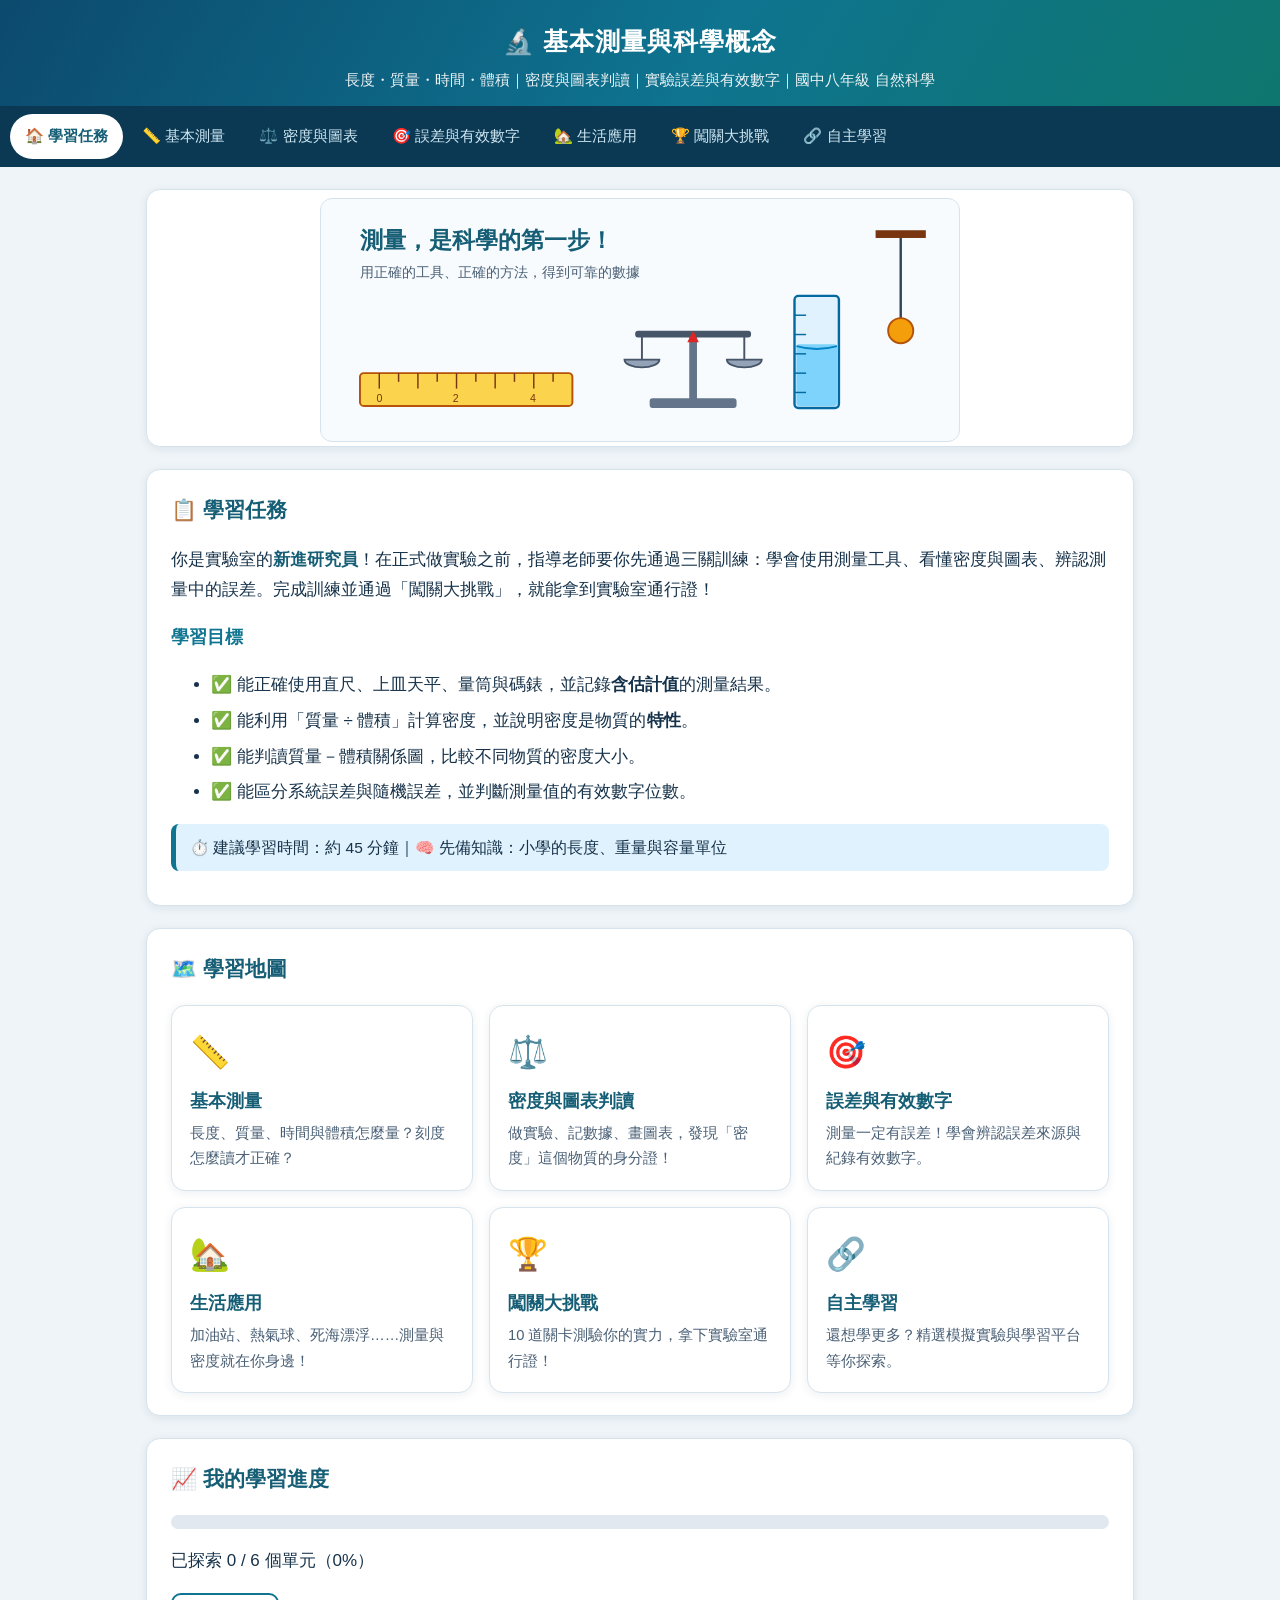
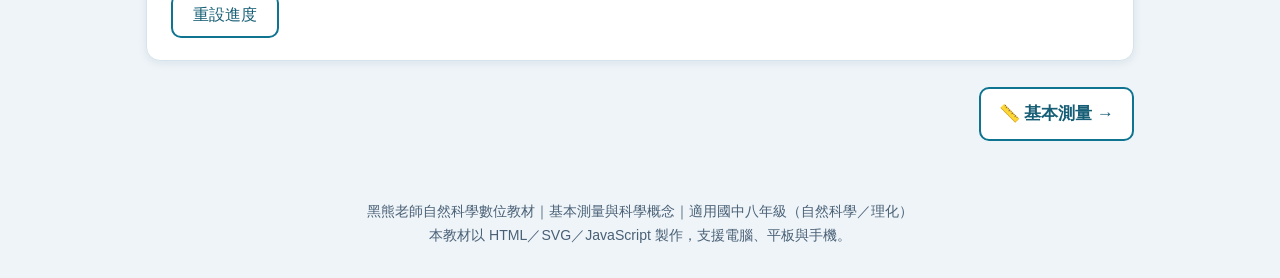
<file: index.html>
<!DOCTYPE html>
<html lang="zh-Hant-TW">
<head>
<meta charset="UTF-8">
<meta name="viewport" content="width=device-width, initial-scale=1.0">
<title>基本測量與科學概念｜互動數位教材</title>
<meta name="description" content="國中八年級自然科學互動教材：長度、質量、時間與體積的測量，密度與圖表判讀，實驗誤差與有效數字。含互動實驗、動畫模擬與闖關挑戰。">
<meta property="og:type" content="website">
<meta property="og:locale" content="zh_TW">
<meta property="og:site_name" content="基本測量與科學概念｜互動數位教材">
<meta property="og:title" content="基本測量與科學概念｜互動數位教材">
<meta property="og:description" content="動手讀刻度、量密度、畫圖表、判讀誤差！國中八年級理化第一課的互動學習網站。">
<meta property="og:url" content="https://prayer168.github.io/Basic-Measurement-and-Scientific-Concepts/">
<meta property="og:image" content="https://prayer168.github.io/Basic-Measurement-and-Scientific-Concepts/assets/images/og-cover.png">
<meta property="og:image:width" content="1200">
<meta property="og:image:height" content="630">
<meta name="twitter:card" content="summary_large_image">
<meta name="twitter:title" content="基本測量與科學概念｜互動數位教材">
<meta name="twitter:description" content="動手讀刻度、量密度、畫圖表、判讀誤差！國中八年級理化第一課的互動學習網站。">
<meta name="twitter:image" content="https://prayer168.github.io/Basic-Measurement-and-Scientific-Concepts/assets/images/og-cover.png">
<link rel="stylesheet" href="css/style.css">
<link rel="stylesheet" href="css/animation.css">
<link rel="stylesheet" href="css/responsive.css">
</head>
<body data-page="home">
<main id="main">

  <section class="card hero">
    <div class="svg-stage" style="max-width:640px;margin:0 auto;">
      <svg viewBox="0 0 640 230" role="img" aria-label="測量工具插圖：直尺、上皿天平、量筒與擺動中的單擺">
        <!-- 直尺 -->
        <g>
          <rect x="30" y="170" width="220" height="34" rx="4" fill="#fcd34d" stroke="#b45309" stroke-width="2"/>
          <g stroke="#78350f" stroke-width="1.5">
            <line x1="50" y1="170" x2="50" y2="186"/><line x1="90" y1="170" x2="90" y2="186"/>
            <line x1="130" y1="170" x2="130" y2="186"/><line x1="170" y1="170" x2="170" y2="186"/>
            <line x1="210" y1="170" x2="210" y2="186"/>
            <line x1="70" y1="170" x2="70" y2="179"/><line x1="110" y1="170" x2="110" y2="179"/>
            <line x1="150" y1="170" x2="150" y2="179"/><line x1="190" y1="170" x2="190" y2="179"/>
            <line x1="230" y1="170" x2="230" y2="179"/>
          </g>
          <text x="47" y="200" font-size="11" fill="#78350f">0</text>
          <text x="126" y="200" font-size="11" fill="#78350f">2</text>
          <text x="206" y="200" font-size="11" fill="#78350f">4</text>
        </g>
        <!-- 天平 -->
        <g>
          <rect x="330" y="196" width="90" height="10" rx="3" fill="#64748b"/>
          <rect x="371" y="130" width="8" height="68" fill="#64748b"/>
          <rect x="315" y="126" width="120" height="7" rx="3" fill="#475569"/>
          <line x1="322" y1="132" x2="322" y2="156" stroke="#475569" stroke-width="2"/>
          <line x1="428" y1="132" x2="428" y2="156" stroke="#475569" stroke-width="2"/>
          <path d="M304 156 h36 a18 8 0 0 1 -36 0 z" fill="#94a3b8" stroke="#475569" stroke-width="2"/>
          <path d="M410 156 h36 a18 8 0 0 1 -36 0 z" fill="#94a3b8" stroke="#475569" stroke-width="2"/>
          <polygon points="375,126 369,138 381,138" fill="#dc2626"/>
        </g>
        <!-- 量筒 -->
        <g>
          <rect x="480" y="90" width="46" height="116" rx="4" fill="#e0f2fe" stroke="#0369a1" stroke-width="2.5"/>
          <rect x="482" y="140" width="42" height="64" rx="3" fill="#7dd3fc"/>
          <path d="M482 142 q21 6 42 0" fill="none" stroke="#0284c7" stroke-width="2"/>
          <g stroke="#0369a1" stroke-width="1.5">
            <line x1="480" y1="110" x2="492" y2="110"/><line x1="480" y1="130" x2="492" y2="130"/>
            <line x1="480" y1="150" x2="492" y2="150"/><line x1="480" y1="170" x2="492" y2="170"/>
            <line x1="480" y1="190" x2="492" y2="190"/>
          </g>
        </g>
        <!-- 單擺 -->
        <g transform="translate(590, 30)">
          <rect x="-26" y="-8" width="52" height="8" fill="#78350f"/>
          <g class="pendulum-arm">
            <line x1="0" y1="0" x2="0" y2="88" stroke="#334155" stroke-width="2.5"/>
            <circle cx="0" cy="96" r="13" fill="#f59e0b" stroke="#b45309" stroke-width="2"/>
          </g>
        </g>
        <text x="30" y="40" font-size="24" font-weight="bold" fill="#155e75">測量，是科學的第一步！</text>
        <text x="30" y="70" font-size="15" fill="#4a6076">用正確的工具、正確的方法，得到可靠的數據</text>
      </svg>
    </div>
  </section>

  <section class="card">
    <h2>📋 學習任務</h2>
    <p class="lede">你是實驗室的<span class="keyword">新進研究員</span>！在正式做實驗之前，指導老師要你先通過三關訓練：學會使用測量工具、看懂密度與圖表、辨認測量中的誤差。完成訓練並通過「闖關大挑戰」，就能拿到實驗室通行證！</p>
    <h3>學習目標</h3>
    <ul class="goal-list">
      <li>✅ 能正確使用直尺、上皿天平、量筒與碼錶，並記錄<strong>含估計值</strong>的測量結果。</li>
      <li>✅ 能利用「質量 ÷ 體積」計算密度，並說明密度是物質的<strong>特性</strong>。</li>
      <li>✅ 能判讀質量－體積關係圖，比較不同物質的密度大小。</li>
      <li>✅ 能區分系統誤差與隨機誤差，並判斷測量值的有效數字位數。</li>
    </ul>
    <div class="hint">⏱️ 建議學習時間：約 45 分鐘｜🧠 先備知識：小學的長度、重量與容量單位</div>
  </section>

  <section class="card">
    <h2>🗺️ 學習地圖</h2>
    <div class="unit-grid">
      <a class="unit-card" href="measure.html">
        <span class="unit-icon">📏</span>
        <h3>基本測量</h3>
        <p>長度、質量、時間與體積怎麼量？刻度怎麼讀才正確？</p>
      </a>
      <a class="unit-card" href="density.html">
        <span class="unit-icon">⚖️</span>
        <h3>密度與圖表判讀</h3>
        <p>做實驗、記數據、畫圖表，發現「密度」這個物質的身分證！</p>
      </a>
      <a class="unit-card" href="error.html">
        <span class="unit-icon">🎯</span>
        <h3>誤差與有效數字</h3>
        <p>測量一定有誤差！學會辨認誤差來源與紀錄有效數字。</p>
      </a>
      <a class="unit-card" href="apply.html">
        <span class="unit-icon">🏡</span>
        <h3>生活應用</h3>
        <p>加油站、熱氣球、死海漂浮……測量與密度就在你身邊！</p>
      </a>
      <a class="unit-card" href="quiz.html">
        <span class="unit-icon">🏆</span>
        <h3>闖關大挑戰</h3>
        <p>10 道關卡測驗你的實力，拿下實驗室通行證！</p>
      </a>
      <a class="unit-card" href="resources.html">
        <span class="unit-icon">🔗</span>
        <h3>自主學習</h3>
        <p>還想學更多？精選模擬實驗與學習平台等你探索。</p>
      </a>
    </div>
  </section>

  <section class="card">
    <h2>📈 我的學習進度</h2>
    <div class="progress-wrap">
      <div class="progress-track"><div class="progress-fill" id="progressFill"></div></div>
      <p id="progressText" aria-live="polite">載入中…</p>
      <button class="btn secondary" id="resetProgressBtn" type="button">重設進度</button>
    </div>
  </section>

</main>
<script src="js/chrome.js"></script>
<script>
(function () {
  "use strict";
  function render() {
    var p = window.BMSC.loadProgress();
    var units = ["measure", "density", "error", "apply", "quiz", "resources"];
    var done = units.filter(function (u) { return p.visited[u]; }).length;
    var pct = Math.round(done / units.length * 100);
    document.getElementById("progressFill").style.width = pct + "%";
    var text = "已探索 " + done + " / " + units.length + " 個單元（" + pct + "%）";
    if (p.quizBest !== null && p.quizBest !== undefined) {
      text += "｜闖關最佳成績：" + p.quizBest + " / 10 題";
    }
    document.getElementById("progressText").textContent = text;
  }
  document.getElementById("resetProgressBtn").addEventListener("click", function () {
    window.BMSC.resetProgress();
    var fresh = { visited: { home: true }, quizBest: null };
    window.BMSC.saveProgress(fresh);
    render();
  });
  render();
})();
</script>
<script src="https://prayer168.github.io/science-portal/assets/material-visit-count.js" data-material="https://prayer168.github.io/Basic-Measurement-and-Scientific-Concepts/" defer></script>
</body>
</html>
</file>
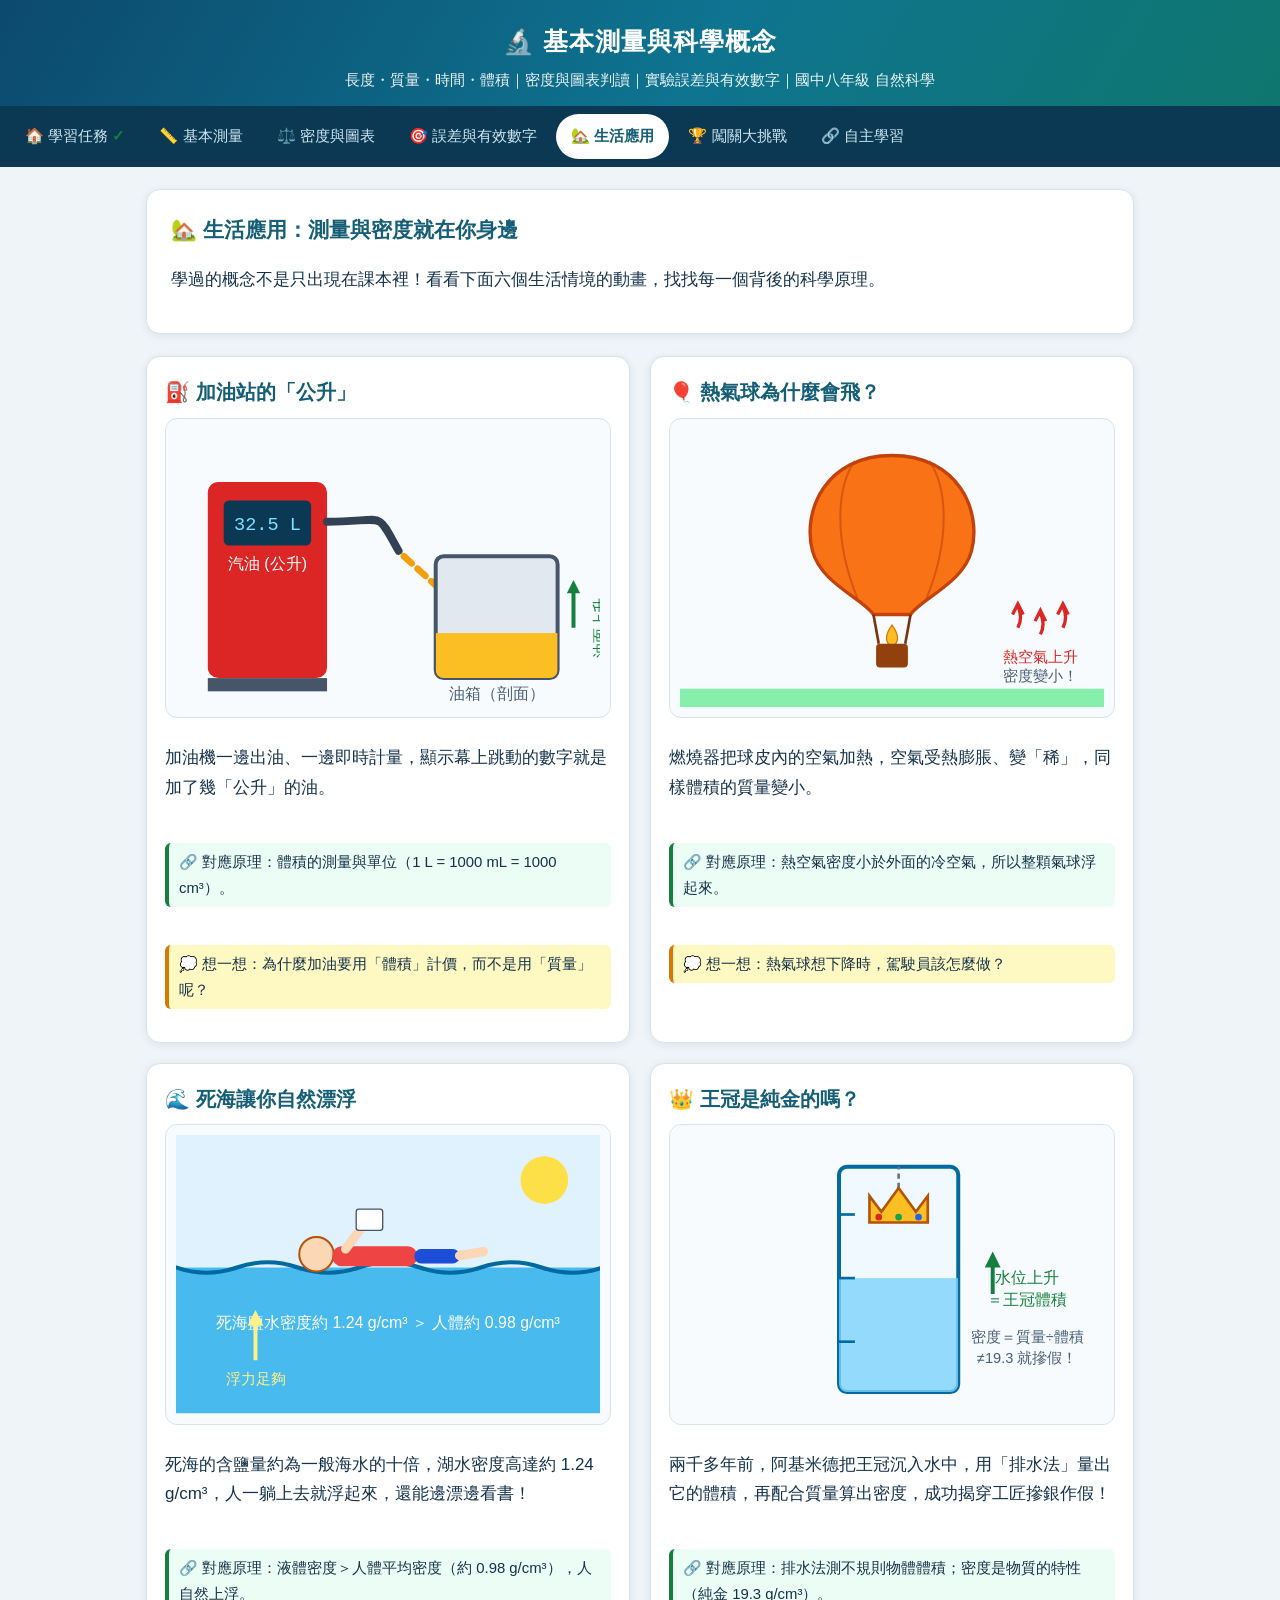
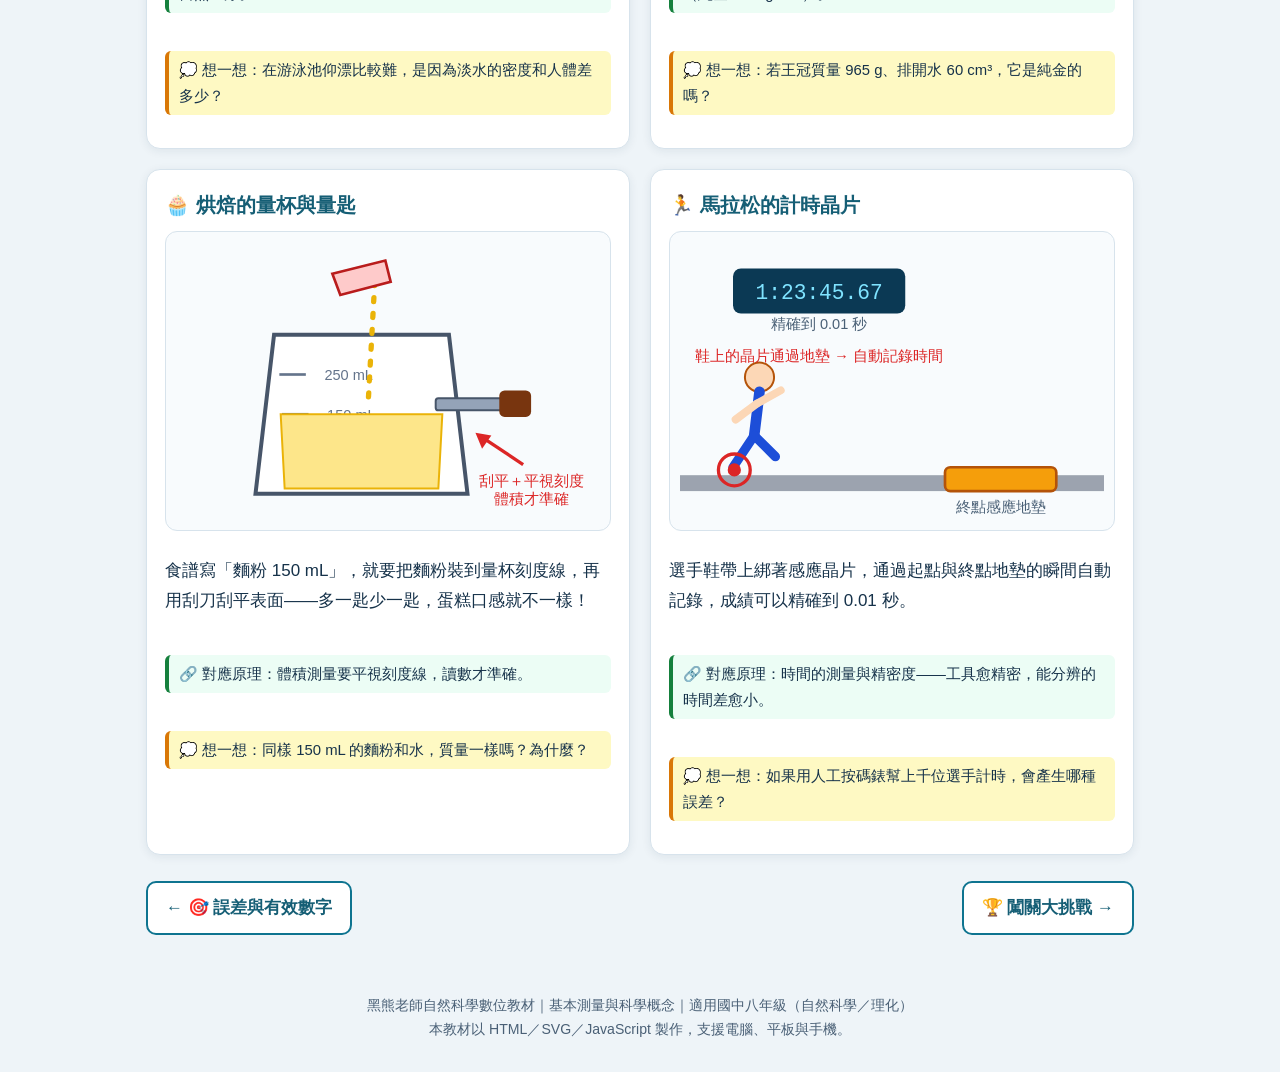
<file: apply.html>
<!DOCTYPE html>
<html lang="zh-Hant-TW">
<head>
<meta charset="UTF-8">
<meta name="viewport" content="width=device-width, initial-scale=1.0">
<title>生活應用｜基本測量與科學概念</title>
<meta name="description" content="測量與密度就在生活中：加油站的公升、熱氣球、死海漂浮、阿基米德與王冠、烘焙量杯、馬拉松計時晶片。">
<meta property="og:type" content="website">
<meta property="og:locale" content="zh_TW">
<meta property="og:site_name" content="基本測量與科學概念｜互動數位教材">
<meta property="og:title" content="生活應用：測量與密度就在你身邊">
<meta property="og:description" content="加油站、熱氣球、死海漂浮、王冠之謎……六個生活情境動畫！">
<meta property="og:url" content="https://prayer168.github.io/Basic-Measurement-and-Scientific-Concepts/apply.html">
<meta property="og:image" content="https://prayer168.github.io/Basic-Measurement-and-Scientific-Concepts/assets/images/og-cover.png">
<meta property="og:image:width" content="1200">
<meta property="og:image:height" content="630">
<meta name="twitter:card" content="summary_large_image">
<meta name="twitter:image" content="https://prayer168.github.io/Basic-Measurement-and-Scientific-Concepts/assets/images/og-cover.png">
<link rel="stylesheet" href="css/style.css">
<link rel="stylesheet" href="css/animation.css">
<link rel="stylesheet" href="css/responsive.css">
</head>
<body data-page="apply">
<main id="main">

  <section class="card">
    <h2>🏡 生活應用：測量與密度就在你身邊</h2>
    <p class="lede">學過的概念不是只出現在課本裡！看看下面六個生活情境的動畫，找找每一個背後的科學原理。</p>
  </section>

  <div class="apply-grid" id="applyGrid"></div>

</main>
<script src="js/chrome.js"></script>
<script src="js/applyAnim.js"></script>
<script src="js/apply.js"></script>
</body>
</html>
</file>
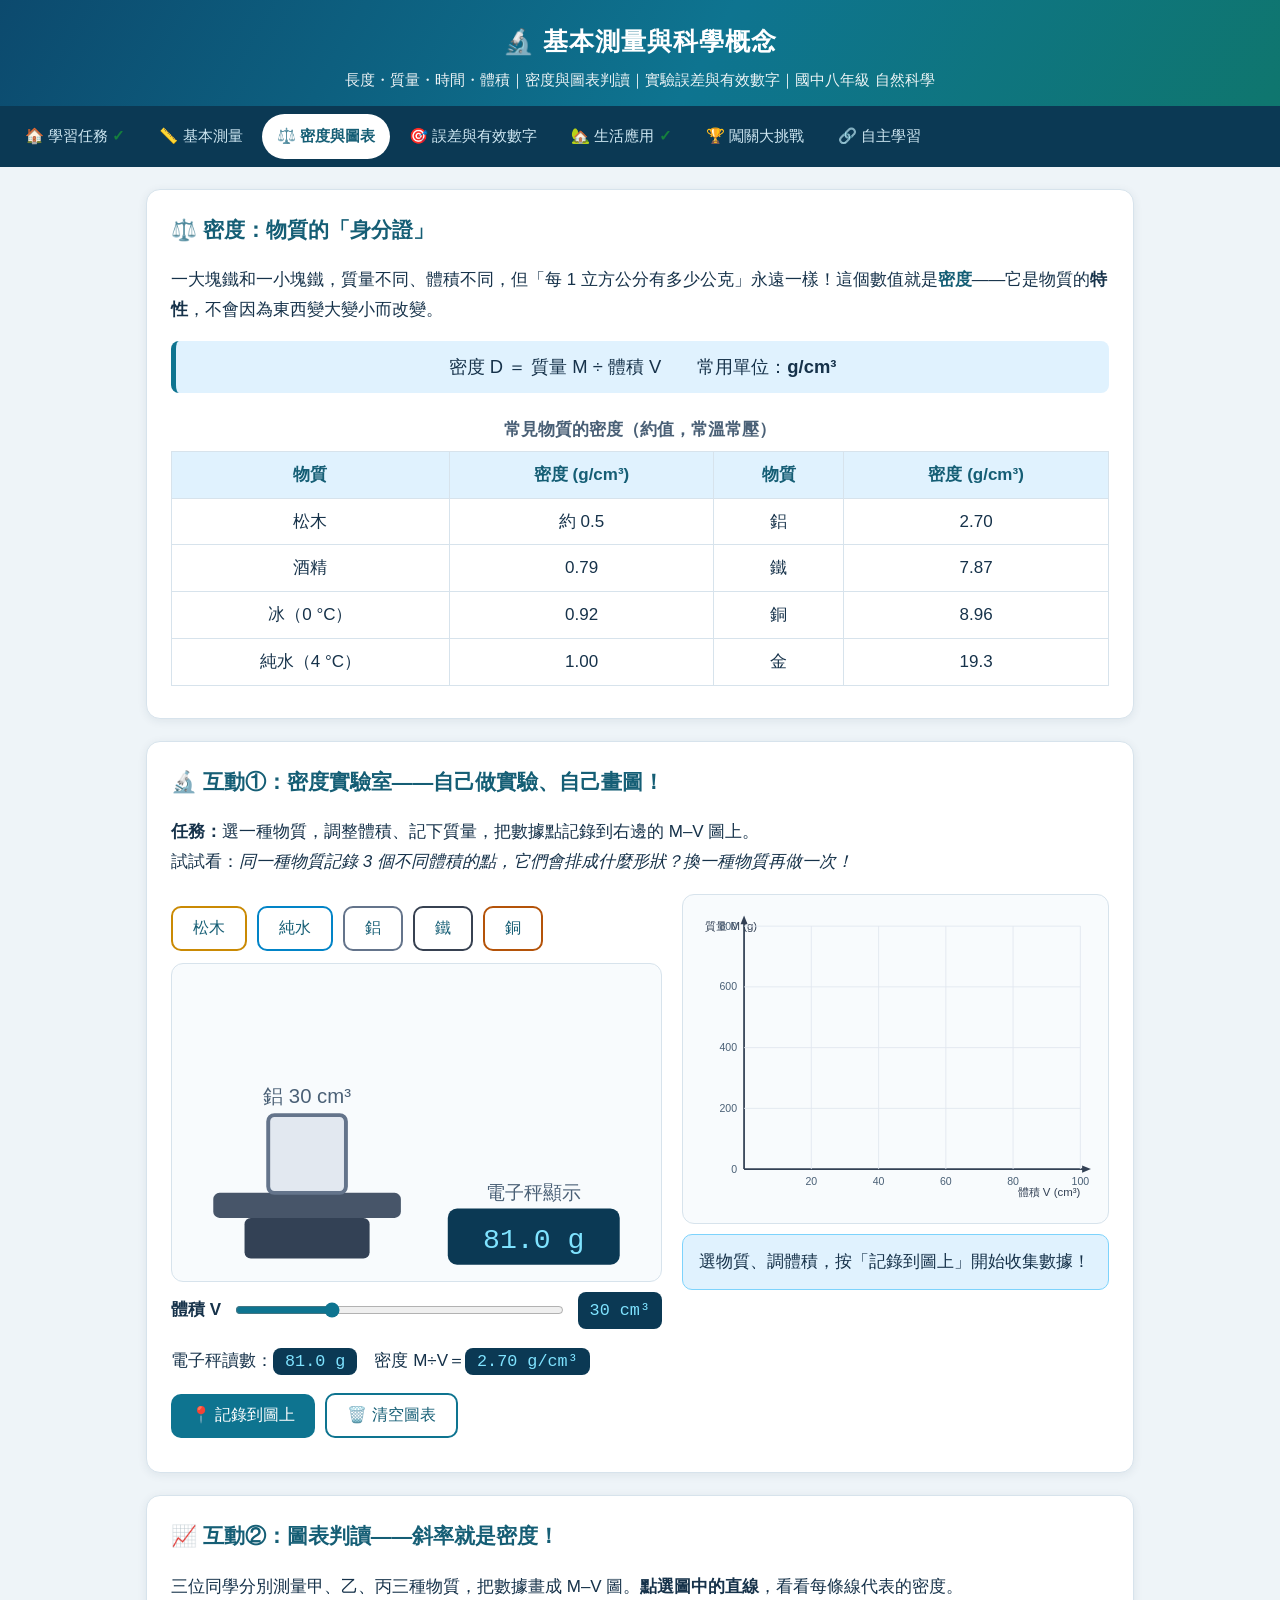
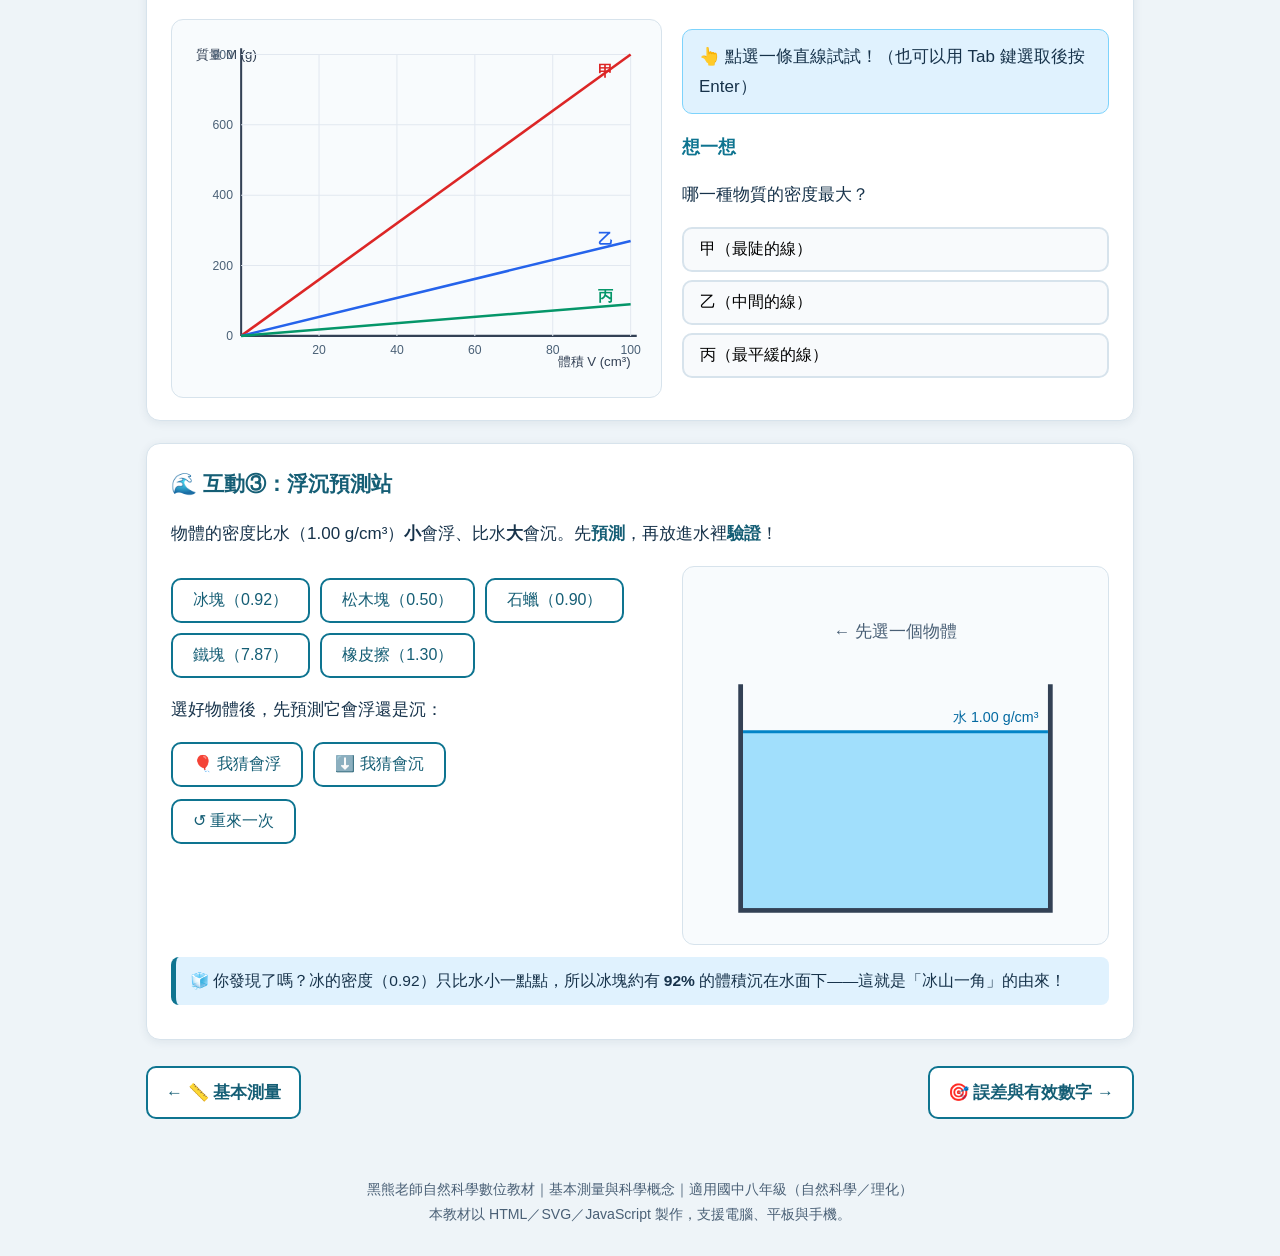
<file: density.html>
<!DOCTYPE html>
<html lang="zh-Hant-TW">
<head>
<meta charset="UTF-8">
<meta name="viewport" content="width=device-width, initial-scale=1.0">
<title>密度與圖表判讀｜基本測量與科學概念</title>
<meta name="description" content="透過互動實驗認識密度＝質量÷體積，學會判讀質量－體積關係圖，並預測物體在水中的浮沉。">
<meta property="og:type" content="website">
<meta property="og:locale" content="zh_TW">
<meta property="og:site_name" content="基本測量與科學概念｜互動數位教材">
<meta property="og:title" content="密度與圖表判讀">
<meta property="og:description" content="自己動手做密度實驗、畫 M-V 圖，發現物質的身分證！">
<meta property="og:url" content="https://prayer168.github.io/Basic-Measurement-and-Scientific-Concepts/density.html">
<meta property="og:image" content="https://prayer168.github.io/Basic-Measurement-and-Scientific-Concepts/assets/images/og-cover.png">
<meta property="og:image:width" content="1200">
<meta property="og:image:height" content="630">
<meta name="twitter:card" content="summary_large_image">
<meta name="twitter:image" content="https://prayer168.github.io/Basic-Measurement-and-Scientific-Concepts/assets/images/og-cover.png">
<link rel="stylesheet" href="css/style.css">
<link rel="stylesheet" href="css/animation.css">
<link rel="stylesheet" href="css/responsive.css">
</head>
<body data-page="density">
<main id="main">

  <section class="card">
    <h2>⚖️ 密度：物質的「身分證」</h2>
    <p class="lede">一大塊鐵和一小塊鐵，質量不同、體積不同，但「每 1 立方公分有多少公克」永遠一樣！這個數值就是<span class="keyword">密度</span>——它是物質的<strong>特性</strong>，不會因為東西變大變小而改變。</p>
    <div class="hint" style="text-align:center;font-size:1.15rem;">
      密度 D ＝ 質量 M ÷ 體積 V　　常用單位：<strong>g/cm³</strong>
    </div>
    <div class="table-wrap">
      <table class="data-table">
        <caption>常見物質的密度（約值，常溫常壓）</caption>
        <thead><tr><th>物質</th><th>密度 (g/cm³)</th><th>物質</th><th>密度 (g/cm³)</th></tr></thead>
        <tbody>
          <tr><td>松木</td><td>約 0.5</td><td>鋁</td><td>2.70</td></tr>
          <tr><td>酒精</td><td>0.79</td><td>鐵</td><td>7.87</td></tr>
          <tr><td>冰（0 °C）</td><td>0.92</td><td>銅</td><td>8.96</td></tr>
          <tr><td>純水（4 °C）</td><td>1.00</td><td>金</td><td>19.3</td></tr>
        </tbody>
      </table>
    </div>
  </section>

  <section class="card">
    <h2>🔬 互動①：密度實驗室——自己做實驗、自己畫圖！</h2>
    <p><strong>任務：</strong>選一種物質，調整體積、記下質量，把數據點記錄到右邊的 M–V 圖上。<br>試試看：<em>同一種物質記錄 3 個不同體積的點，它們會排成什麼形狀？換一種物質再做一次！</em></p>
    <div class="duo">
      <div>
        <div class="btn-row" id="matButtons" role="group" aria-label="選擇實驗物質"></div>
        <div class="svg-stage">
          <svg id="blockSvg" viewBox="0 0 300 190" role="img" aria-label="實驗物質方塊，大小隨體積改變，旁邊顯示電子秤讀數"></svg>
        </div>
        <div class="slider-row">
          <label for="volSlider">體積 V</label>
          <input type="range" id="volSlider" min="10" max="80" step="5" value="30" aria-describedby="volReadout">
          <span class="readout" id="volReadout">30 cm³</span>
        </div>
        <p>電子秤讀數：<span class="readout" id="massReadout">— g</span>　密度 M÷V＝<span class="readout" id="densReadout">—</span></p>
        <div class="btn-row">
          <button class="btn" id="plotBtn" type="button">📍 記錄到圖上</button>
          <button class="btn secondary" id="clearPlotBtn" type="button">🗑️ 清空圖表</button>
        </div>
      </div>
      <div>
        <div class="svg-stage">
          <svg id="chartSvg" viewBox="0 0 460 350" role="img" aria-label="質量對體積關係圖，記錄的數據點會顯示在圖上"></svg>
        </div>
        <div id="labFeedback" class="feedback neutral show" aria-live="polite">選物質、調體積，按「記錄到圖上」開始收集數據！</div>
      </div>
    </div>
  </section>

  <section class="card">
    <h2>📈 互動②：圖表判讀——斜率就是密度！</h2>
    <p>三位同學分別測量甲、乙、丙三種物質，把數據畫成 M–V 圖。<strong>點選圖中的直線</strong>，看看每條線代表的密度。</p>
    <div class="duo">
      <div class="svg-stage">
        <svg id="readChartSvg" viewBox="0 0 460 350" aria-label="甲乙丙三種物質的質量對體積關係圖，可點選直線查看密度" role="img"></svg>
      </div>
      <div>
        <div id="lineInfo" class="feedback neutral show" aria-live="polite">👆 點選一條直線試試！（也可以用 Tab 鍵選取後按 Enter）</div>
        <h3>想一想</h3>
        <p>哪一種物質的密度最大？</p>
        <div id="slopeOptions">
          <button class="option-btn" data-ans="甲" type="button">甲（最陡的線）</button>
          <button class="option-btn" data-ans="乙" type="button">乙（中間的線）</button>
          <button class="option-btn" data-ans="丙" type="button">丙（最平緩的線）</button>
        </div>
        <div id="slopeFeedback" class="feedback" role="status" aria-live="polite"></div>
      </div>
    </div>
  </section>

  <section class="card">
    <h2>🌊 互動③：浮沉預測站</h2>
    <p>物體的密度比水（1.00 g/cm³）<strong>小</strong>會浮、比水<strong>大</strong>會沉。先<span class="keyword">預測</span>，再放進水裡<span class="keyword">驗證</span>！</p>
    <div class="duo">
      <div>
        <div class="btn-row" id="floatMatButtons" role="group" aria-label="選擇要放入水中的物體"></div>
        <p id="floatPrompt">選好物體後，先預測它會浮還是沉：</p>
        <div class="btn-row" role="group" aria-label="預測浮沉">
          <button class="btn secondary" id="predictFloatBtn" type="button">🎈 我猜會浮</button>
          <button class="btn secondary" id="predictSinkBtn" type="button">⬇️ 我猜會沉</button>
        </div>
        <div id="floatFeedback" class="feedback" role="status" aria-live="polite"></div>
        <div class="btn-row">
          <button class="btn secondary" id="floatResetBtn" type="button">↺ 重來一次</button>
        </div>
      </div>
      <div class="svg-stage">
        <svg id="floatSvg" viewBox="0 0 340 300" role="img" aria-label="浮沉實驗水槽動畫：物體放入水中後依密度浮起或下沉"></svg>
      </div>
    </div>
    <div class="hint">🧊 你發現了嗎？冰的密度（0.92）只比水小一點點，所以冰塊約有 <strong>92%</strong> 的體積沉在水面下——這就是「冰山一角」的由來！</div>
  </section>

</main>
<script src="js/chrome.js"></script>
<script src="js/density.js"></script>
</body>
</html>
</file>
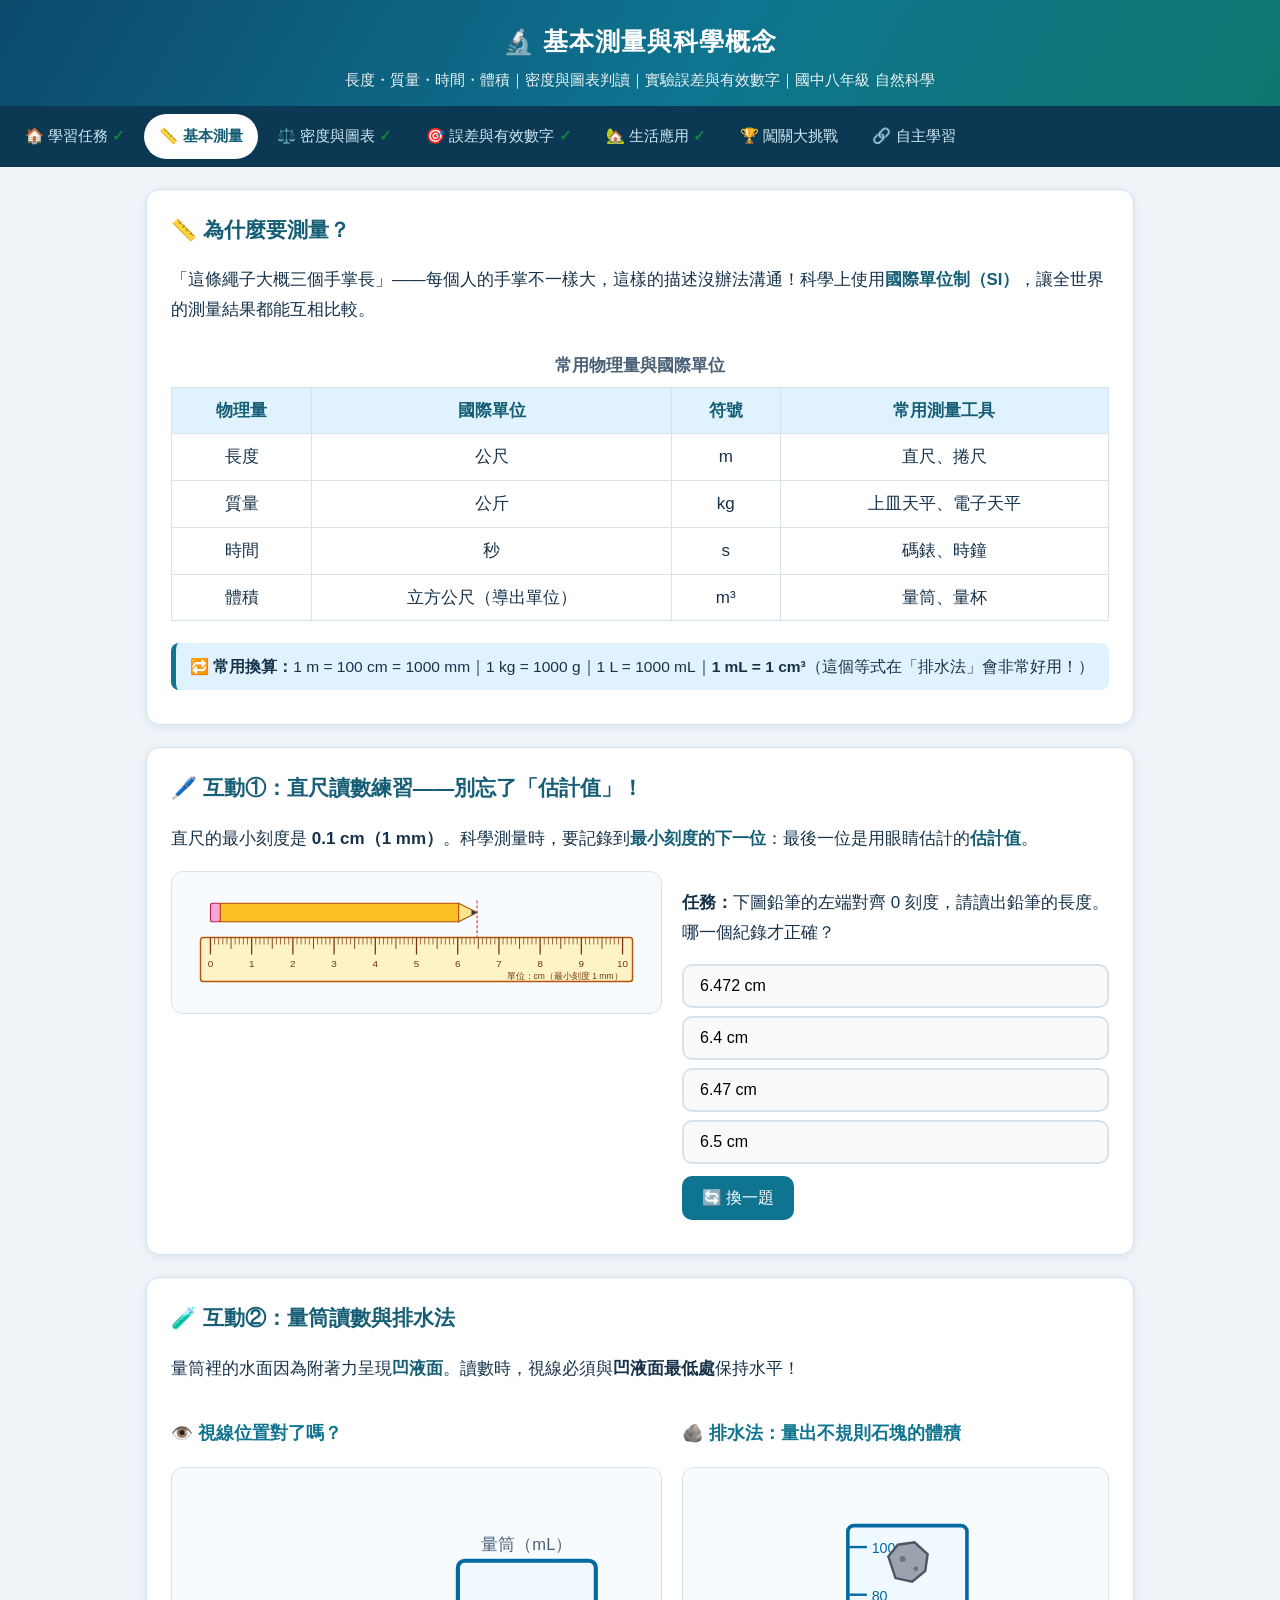
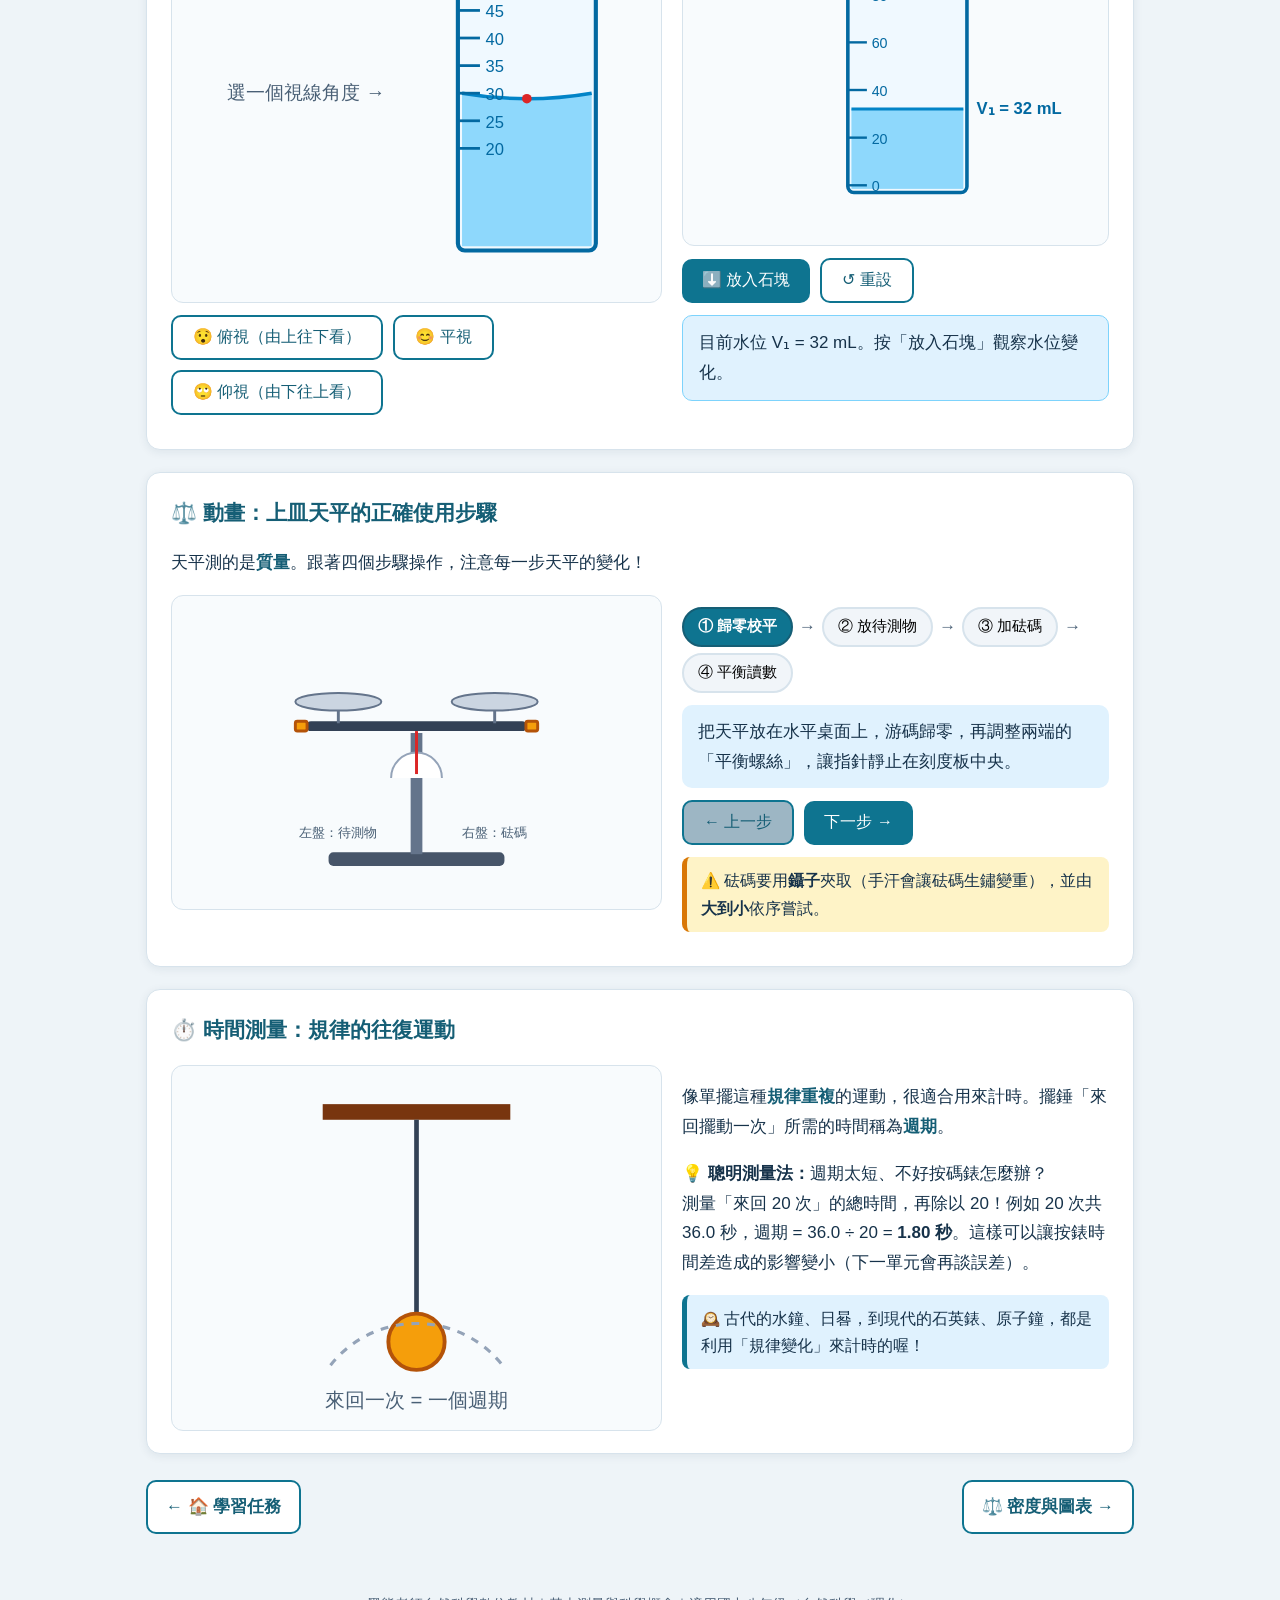
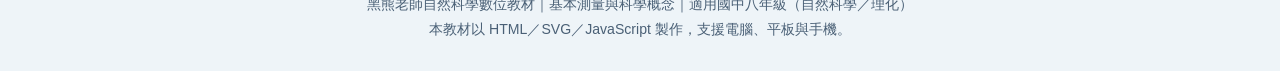
<file: measure.html>
<!DOCTYPE html>
<html lang="zh-Hant-TW">
<head>
<meta charset="UTF-8">
<meta name="viewport" content="width=device-width, initial-scale=1.0">
<title>基本測量：長度、質量、時間與體積｜基本測量與科學概念</title>
<meta name="description" content="學習長度、質量、時間與體積的國際單位與測量方法：直尺估計值、量筒凹液面讀數、排水法、上皿天平操作步驟。">
<meta property="og:type" content="website">
<meta property="og:locale" content="zh_TW">
<meta property="og:site_name" content="基本測量與科學概念｜互動數位教材">
<meta property="og:title" content="基本測量：長度、質量、時間與體積">
<meta property="og:description" content="直尺怎麼讀？量筒怎麼看？天平怎麼用？互動練習一次搞懂！">
<meta property="og:url" content="https://prayer168.github.io/Basic-Measurement-and-Scientific-Concepts/measure.html">
<meta property="og:image" content="https://prayer168.github.io/Basic-Measurement-and-Scientific-Concepts/assets/images/og-cover.png">
<meta property="og:image:width" content="1200">
<meta property="og:image:height" content="630">
<meta name="twitter:card" content="summary_large_image">
<meta name="twitter:image" content="https://prayer168.github.io/Basic-Measurement-and-Scientific-Concepts/assets/images/og-cover.png">
<link rel="stylesheet" href="css/style.css">
<link rel="stylesheet" href="css/animation.css">
<link rel="stylesheet" href="css/responsive.css">
</head>
<body data-page="measure">
<main id="main">

  <section class="card">
    <h2>📏 為什麼要測量？</h2>
    <p class="lede">「這條繩子大概三個手掌長」——每個人的手掌不一樣大，這樣的描述沒辦法溝通！科學上使用<span class="keyword">國際單位制（SI）</span>，讓全世界的測量結果都能互相比較。</p>
    <div class="table-wrap">
      <table class="data-table">
        <caption>常用物理量與國際單位</caption>
        <thead><tr><th>物理量</th><th>國際單位</th><th>符號</th><th>常用測量工具</th></tr></thead>
        <tbody>
          <tr><td>長度</td><td>公尺</td><td>m</td><td>直尺、捲尺</td></tr>
          <tr><td>質量</td><td>公斤</td><td>kg</td><td>上皿天平、電子天平</td></tr>
          <tr><td>時間</td><td>秒</td><td>s</td><td>碼錶、時鐘</td></tr>
          <tr><td>體積</td><td>立方公尺（導出單位）</td><td>m³</td><td>量筒、量杯</td></tr>
        </tbody>
      </table>
    </div>
    <div class="hint">🔁 <strong>常用換算：</strong>1 m = 100 cm = 1000 mm｜1 kg = 1000 g｜1 L = 1000 mL｜<strong>1 mL = 1 cm³</strong>（這個等式在「排水法」會非常好用！）</div>
  </section>

  <section class="card">
    <h2>🖊️ 互動①：直尺讀數練習——別忘了「估計值」！</h2>
    <p>直尺的最小刻度是 <strong>0.1 cm（1 mm）</strong>。科學測量時，要記錄到<span class="keyword">最小刻度的下一位</span>：最後一位是用眼睛估計的<span class="keyword">估計值</span>。</p>
    <div class="duo">
      <div class="svg-stage">
        <svg id="rulerSvg" viewBox="0 0 660 170" role="img" aria-label="直尺測量鉛筆長度的互動圖，鉛筆末端落在兩刻度之間"></svg>
      </div>
      <div>
        <p><strong>任務：</strong>下圖鉛筆的左端對齊 0 刻度，請讀出鉛筆的長度。哪一個紀錄才正確？</p>
        <div id="rulerOptions"></div>
        <div id="rulerFeedback" class="feedback" role="status" aria-live="polite"></div>
        <div class="btn-row">
          <button class="btn" id="rulerNextBtn" type="button">🔄 換一題</button>
        </div>
      </div>
    </div>
  </section>

  <section class="card">
    <h2>🧪 互動②：量筒讀數與排水法</h2>
    <p>量筒裡的水面因為附著力呈現<span class="keyword">凹液面</span>。讀數時，視線必須與<strong>凹液面最低處</strong>保持水平！</p>
    <div class="duo">
      <div>
        <h3>👁️ 視線位置對了嗎？</h3>
        <div class="svg-stage">
          <svg id="cylViewSvg" viewBox="0 0 340 300" role="img" aria-label="量筒視線角度互動圖：俯視、平視、仰視三種視線與對應讀數"></svg>
        </div>
        <div class="btn-row" role="group" aria-label="選擇視線角度">
          <button class="btn secondary" data-view="down" type="button">😯 俯視（由上往下看）</button>
          <button class="btn secondary" data-view="level" type="button">😊 平視</button>
          <button class="btn secondary" data-view="up" type="button">🙄 仰視（由下往上看）</button>
        </div>
        <div id="cylViewFeedback" class="feedback" role="status" aria-live="polite"></div>
      </div>
      <div>
        <h3>🪨 排水法：量出不規則石塊的體積</h3>
        <div class="svg-stage">
          <svg id="dispSvg" viewBox="0 0 340 300" role="img" aria-label="排水法動畫：石塊放入量筒後水位由32毫升上升到46毫升"></svg>
        </div>
        <div class="btn-row">
          <button class="btn" id="dropStoneBtn" type="button">⬇️ 放入石塊</button>
          <button class="btn secondary" id="resetStoneBtn" type="button">↺ 重設</button>
        </div>
        <div id="dispFeedback" class="feedback neutral show" role="status" aria-live="polite">目前水位 V₁ = 32 mL。按「放入石塊」觀察水位變化。</div>
      </div>
    </div>
  </section>

  <section class="card">
    <h2>⚖️ 動畫：上皿天平的正確使用步驟</h2>
    <p>天平測的是<span class="keyword">質量</span>。跟著四個步驟操作，注意每一步天平的變化！</p>
    <div class="duo">
      <div class="svg-stage">
        <svg id="balanceSvg" viewBox="0 0 480 300" role="img" aria-label="上皿天平操作動畫：歸零、放待測物、加砝碼、平衡讀數四階段"></svg>
      </div>
      <div>
        <div class="stage-flow" id="balanceFlow" role="group" aria-label="天平操作步驟"></div>
        <div class="stage-caption" id="balanceCaption" aria-live="polite"></div>
        <div class="btn-row">
          <button class="btn secondary" id="balancePrevBtn" type="button">← 上一步</button>
          <button class="btn" id="balanceNextBtn" type="button">下一步 →</button>
        </div>
        <div class="hint warn">⚠️ 砝碼要用<strong>鑷子</strong>夾取（手汗會讓砝碼生鏽變重），並由<strong>大到小</strong>依序嘗試。</div>
      </div>
    </div>
  </section>

  <section class="card">
    <h2>⏱️ 時間測量：規律的往復運動</h2>
    <div class="duo">
      <div class="svg-stage">
        <svg viewBox="0 0 300 220" role="img" aria-label="單擺擺動動畫：擺錘左右規律擺動">
          <rect x="90" y="18" width="120" height="10" fill="#78350f"/>
          <g transform="translate(150, 28)">
            <g class="pendulum-arm">
              <line x1="0" y1="0" x2="0" y2="130" stroke="#334155" stroke-width="3"/>
              <circle cx="0" cy="142" r="18" fill="#f59e0b" stroke="#b45309" stroke-width="2.5"/>
            </g>
          </g>
          <path d="M95 185 a70 70 0 0 1 110 0" fill="none" stroke="#94a3b8" stroke-width="2" stroke-dasharray="5 5"/>
          <text x="150" y="212" font-size="13" fill="#4a6076" text-anchor="middle">來回一次 = 一個週期</text>
        </svg>
      </div>
      <div>
        <p>像單擺這種<span class="keyword">規律重複</span>的運動，很適合用來計時。擺錘「來回擺動一次」所需的時間稱為<span class="keyword">週期</span>。</p>
        <p>💡 <strong>聰明測量法：</strong>週期太短、不好按碼錶怎麼辦？<br>測量「來回 20 次」的總時間，再除以 20！例如 20 次共 36.0 秒，週期 = 36.0 ÷ 20 = <strong>1.80 秒</strong>。這樣可以讓按錶時間差造成的影響變小（下一單元會再談誤差）。</p>
        <div class="hint">🕰️ 古代的水鐘、日晷，到現代的石英錶、原子鐘，都是利用「規律變化」來計時的喔！</div>
      </div>
    </div>
  </section>

</main>
<script src="js/chrome.js"></script>
<script src="js/measure.js"></script>
</body>
</html>
</file>
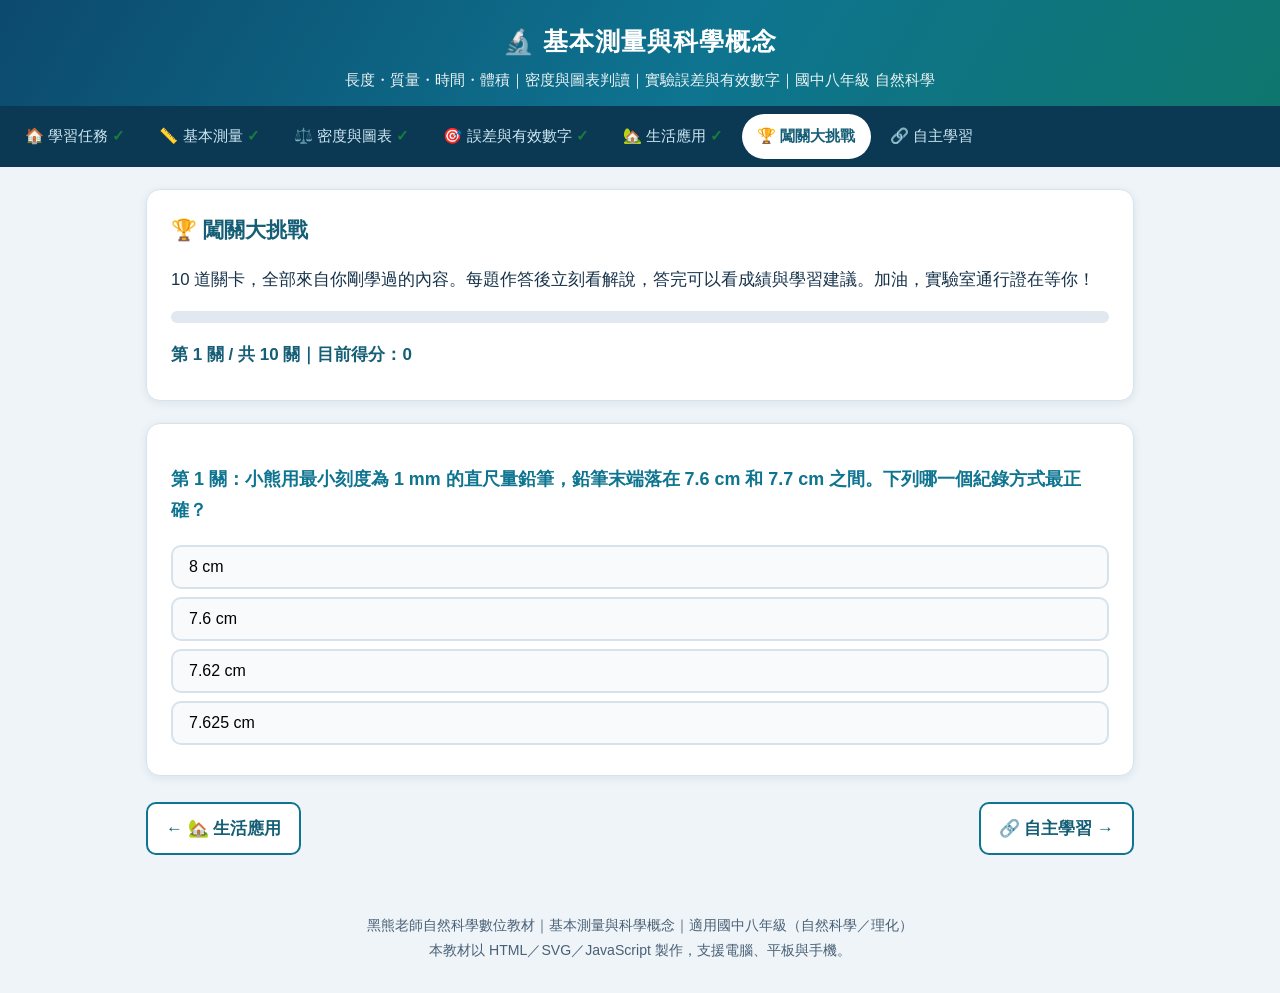
<file: quiz.html>
<!DOCTYPE html>
<html lang="zh-Hant-TW">
<head>
<meta charset="UTF-8">
<meta name="viewport" content="width=device-width, initial-scale=1.0">
<title>闖關大挑戰｜基本測量與科學概念</title>
<meta name="description" content="10 道素養導向關卡：直尺估計值、量筒讀數、排水法、密度計算、圖表判讀、誤差與有效數字。">
<meta property="og:type" content="website">
<meta property="og:locale" content="zh_TW">
<meta property="og:site_name" content="基本測量與科學概念｜互動數位教材">
<meta property="og:title" content="闖關大挑戰：基本測量與科學概念">
<meta property="og:description" content="10 道關卡測驗你的測量實力，拿下實驗室通行證！">
<meta property="og:url" content="https://prayer168.github.io/Basic-Measurement-and-Scientific-Concepts/quiz.html">
<meta property="og:image" content="https://prayer168.github.io/Basic-Measurement-and-Scientific-Concepts/assets/images/og-cover.png">
<meta property="og:image:width" content="1200">
<meta property="og:image:height" content="630">
<meta name="twitter:card" content="summary_large_image">
<meta name="twitter:image" content="https://prayer168.github.io/Basic-Measurement-and-Scientific-Concepts/assets/images/og-cover.png">
<link rel="stylesheet" href="css/style.css">
<link rel="stylesheet" href="css/animation.css">
<link rel="stylesheet" href="css/responsive.css">
</head>
<body data-page="quiz">
<main id="main">

  <section class="card">
    <h2>🏆 闖關大挑戰</h2>
    <p class="lede">10 道關卡，全部來自你剛學過的內容。每題作答後立刻看解說，答完可以看成績與學習建議。加油，實驗室通行證在等你！</p>
    <div class="quiz-bar"><div id="quizBarFill"></div></div>
    <p class="quiz-progress" id="quizProgress" aria-live="polite"></p>
  </section>

  <section class="card" id="quizCard">
    <div id="quizBody"></div>
  </section>

</main>
<script src="js/chrome.js"></script>
<script src="js/quiz-data.js"></script>
<script src="js/quiz.js"></script>
</body>
</html>
</file>
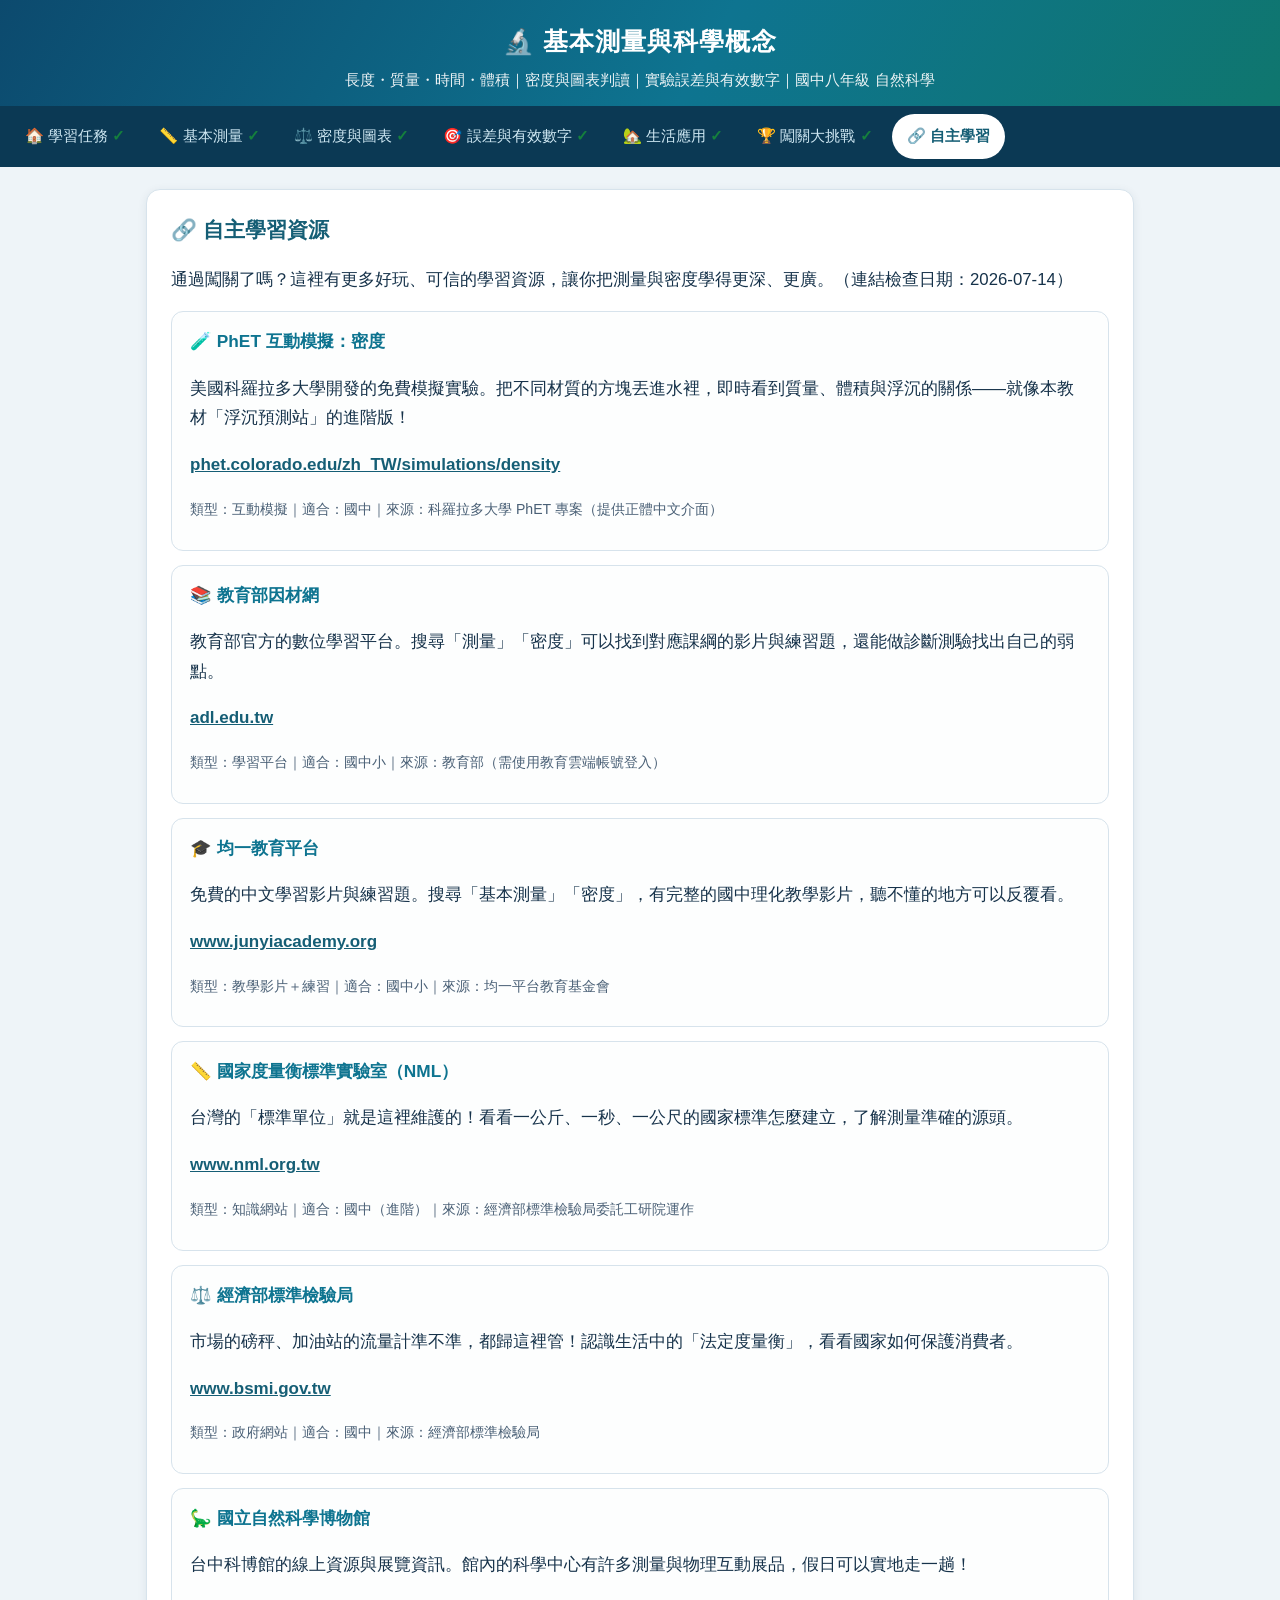
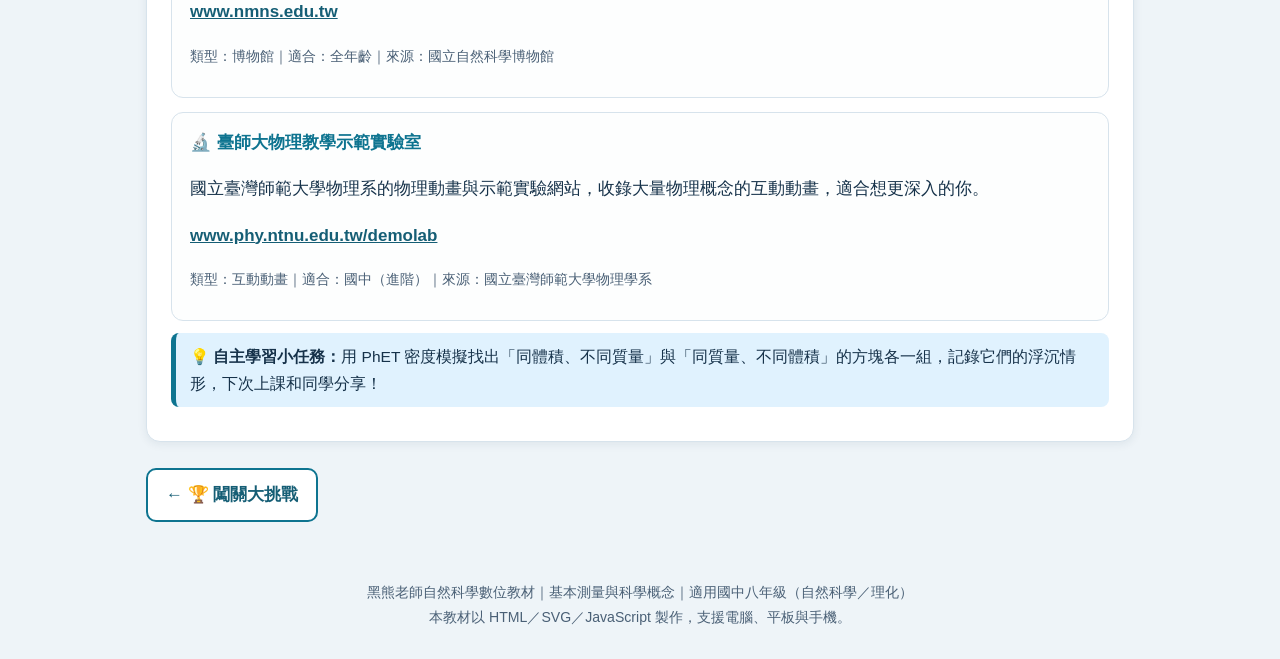
<file: resources.html>
<!DOCTYPE html>
<html lang="zh-Hant-TW">
<head>
<meta charset="UTF-8">
<meta name="viewport" content="width=device-width, initial-scale=1.0">
<title>自主學習資源｜基本測量與科學概念</title>
<meta name="description" content="精選測量與密度的自主學習資源：PhET 互動模擬、因材網、均一教育平台、度量衡標準與科博館。">
<meta property="og:type" content="website">
<meta property="og:locale" content="zh_TW">
<meta property="og:site_name" content="基本測量與科學概念｜互動數位教材">
<meta property="og:title" content="自主學習資源">
<meta property="og:description" content="還想學更多？精選模擬實驗與學習平台等你探索。">
<meta property="og:url" content="https://prayer168.github.io/Basic-Measurement-and-Scientific-Concepts/resources.html">
<meta property="og:image" content="https://prayer168.github.io/Basic-Measurement-and-Scientific-Concepts/assets/images/og-cover.png">
<meta property="og:image:width" content="1200">
<meta property="og:image:height" content="630">
<meta name="twitter:card" content="summary_large_image">
<meta name="twitter:image" content="https://prayer168.github.io/Basic-Measurement-and-Scientific-Concepts/assets/images/og-cover.png">
<link rel="stylesheet" href="css/style.css">
<link rel="stylesheet" href="css/animation.css">
<link rel="stylesheet" href="css/responsive.css">
</head>
<body data-page="resources">
<main id="main">

  <section class="card">
    <h2>🔗 自主學習資源</h2>
    <p class="lede">通過闖關了嗎？這裡有更多好玩、可信的學習資源，讓你把測量與密度學得更深、更廣。（連結檢查日期：2026-07-14）</p>
    <div class="res-list">

      <article class="res-item">
        <h3>🧪 PhET 互動模擬：密度</h3>
        <p>美國科羅拉多大學開發的免費模擬實驗。把不同材質的方塊丟進水裡，即時看到質量、體積與浮沉的關係——就像本教材「浮沉預測站」的進階版！</p>
        <p><a href="https://phet.colorado.edu/zh_TW/simulations/density" target="_blank" rel="noopener">phet.colorado.edu/zh_TW/simulations/density</a></p>
        <p class="res-meta">類型：互動模擬｜適合：國中｜來源：科羅拉多大學 PhET 專案（提供正體中文介面）</p>
      </article>

      <article class="res-item">
        <h3>📚 教育部因材網</h3>
        <p>教育部官方的數位學習平台。搜尋「測量」「密度」可以找到對應課綱的影片與練習題，還能做診斷測驗找出自己的弱點。</p>
        <p><a href="https://adl.edu.tw/" target="_blank" rel="noopener">adl.edu.tw</a></p>
        <p class="res-meta">類型：學習平台｜適合：國中小｜來源：教育部（需使用教育雲端帳號登入）</p>
      </article>

      <article class="res-item">
        <h3>🎓 均一教育平台</h3>
        <p>免費的中文學習影片與練習題。搜尋「基本測量」「密度」，有完整的國中理化教學影片，聽不懂的地方可以反覆看。</p>
        <p><a href="https://www.junyiacademy.org/" target="_blank" rel="noopener">www.junyiacademy.org</a></p>
        <p class="res-meta">類型：教學影片＋練習｜適合：國中小｜來源：均一平台教育基金會</p>
      </article>

      <article class="res-item">
        <h3>📏 國家度量衡標準實驗室（NML）</h3>
        <p>台灣的「標準單位」就是這裡維護的！看看一公斤、一秒、一公尺的國家標準怎麼建立，了解測量準確的源頭。</p>
        <p><a href="https://www.nml.org.tw/" target="_blank" rel="noopener">www.nml.org.tw</a></p>
        <p class="res-meta">類型：知識網站｜適合：國中（進階）｜來源：經濟部標準檢驗局委託工研院運作</p>
      </article>

      <article class="res-item">
        <h3>⚖️ 經濟部標準檢驗局</h3>
        <p>市場的磅秤、加油站的流量計準不準，都歸這裡管！認識生活中的「法定度量衡」，看看國家如何保護消費者。</p>
        <p><a href="https://www.bsmi.gov.tw/" target="_blank" rel="noopener">www.bsmi.gov.tw</a></p>
        <p class="res-meta">類型：政府網站｜適合：國中｜來源：經濟部標準檢驗局</p>
      </article>

      <article class="res-item">
        <h3>🦕 國立自然科學博物館</h3>
        <p>台中科博館的線上資源與展覽資訊。館內的科學中心有許多測量與物理互動展品，假日可以實地走一趟！</p>
        <p><a href="https://www.nmns.edu.tw/" target="_blank" rel="noopener">www.nmns.edu.tw</a></p>
        <p class="res-meta">類型：博物館｜適合：全年齡｜來源：國立自然科學博物館</p>
      </article>

      <article class="res-item">
        <h3>🔬 臺師大物理教學示範實驗室</h3>
        <p>國立臺灣師範大學物理系的物理動畫與示範實驗網站，收錄大量物理概念的互動動畫，適合想更深入的你。</p>
        <p><a href="https://www.phy.ntnu.edu.tw/demolab/" target="_blank" rel="noopener">www.phy.ntnu.edu.tw/demolab</a></p>
        <p class="res-meta">類型：互動動畫｜適合：國中（進階）｜來源：國立臺灣師範大學物理學系</p>
      </article>

    </div>
    <div class="hint">💡 <strong>自主學習小任務：</strong>用 PhET 密度模擬找出「同體積、不同質量」與「同質量、不同體積」的方塊各一組，記錄它們的浮沉情形，下次上課和同學分享！</div>
  </section>

</main>
<script src="js/chrome.js"></script>
</body>
</html>
</file>
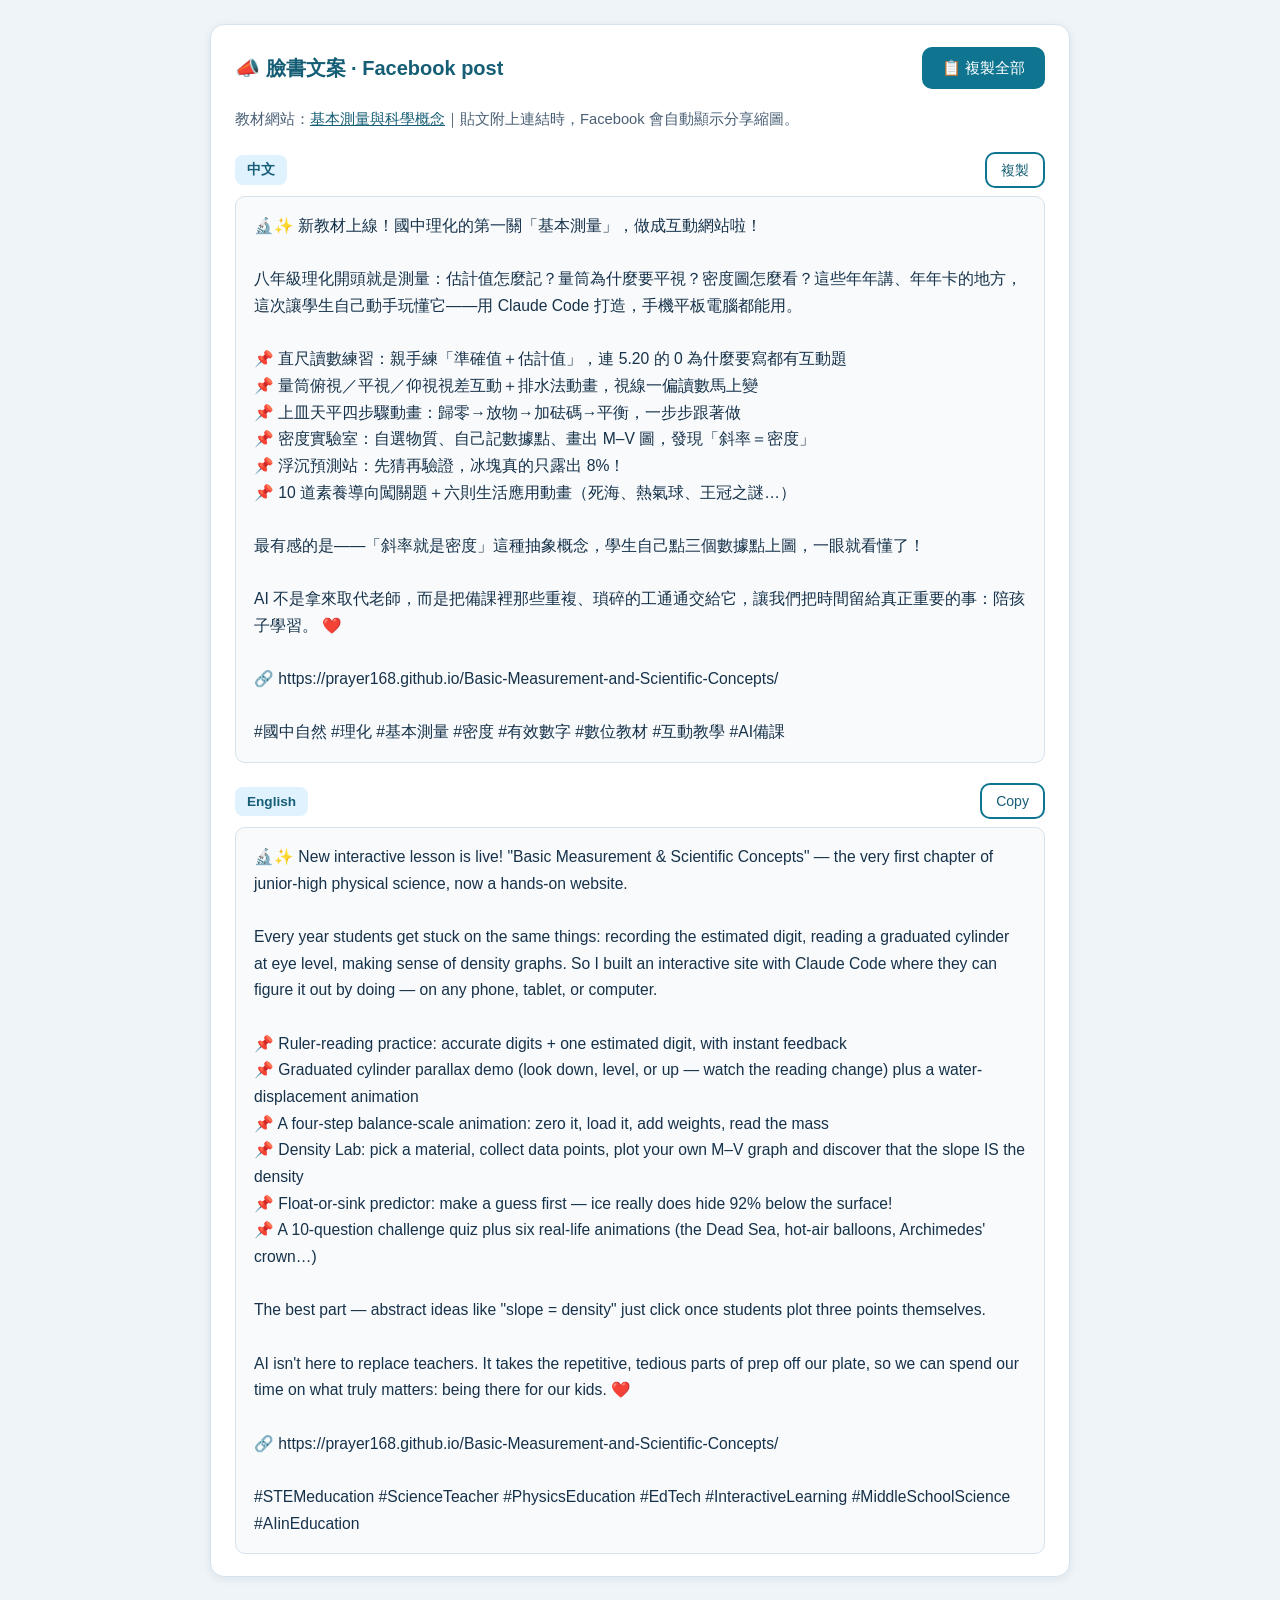
<file: share/facebook-post.html>
<!DOCTYPE html>
<html lang="zh-Hant-TW">
<head>
<meta charset="UTF-8">
<meta name="viewport" content="width=device-width, initial-scale=1.0">
<title>臉書文案一鍵複製｜基本測量與科學概念</title>
<meta name="description" content="基本測量與科學概念互動教材的中英雙語 Facebook 宣傳文案，一鍵複製。">
<meta property="og:type" content="website">
<meta property="og:locale" content="zh_TW">
<meta property="og:site_name" content="基本測量與科學概念｜互動數位教材">
<meta property="og:title" content="臉書文案一鍵複製｜基本測量與科學概念">
<meta property="og:description" content="中英雙語宣傳文案，一鍵複製發布。">
<meta property="og:url" content="https://prayer168.github.io/Basic-Measurement-and-Scientific-Concepts/share/facebook-post.html">
<meta property="og:image" content="https://prayer168.github.io/Basic-Measurement-and-Scientific-Concepts/assets/images/og-cover.png">
<meta property="og:image:width" content="1200">
<meta property="og:image:height" content="630">
<meta name="twitter:card" content="summary_large_image">
<meta name="twitter:image" content="https://prayer168.github.io/Basic-Measurement-and-Scientific-Concepts/assets/images/og-cover.png">
<style>
  body { margin: 0; font-family: "Noto Sans TC", "Microsoft JhengHei", sans-serif; background: #eef4f8; color: #16324a; line-height: 1.7; }
  .wrap { max-width: 860px; margin: 0 auto; padding: 24px 16px 60px; }
  .card { background: #fff; border: 1px solid #d7e3ec; border-radius: 14px; box-shadow: 0 2px 10px rgba(22,50,74,0.08); padding: 22px 24px; }
  .head { display: flex; align-items: center; justify-content: space-between; gap: 12px; flex-wrap: wrap; margin-bottom: 18px; }
  h1 { font-size: 1.25rem; margin: 0; color: #155e75; }
  button { font-family: inherit; font-size: 0.95rem; cursor: pointer; border-radius: 10px; border: 2px solid #0e7490; background: #0e7490; color: #fff; padding: 8px 18px; min-height: 42px; }
  button.small { background: #fff; color: #155e75; padding: 5px 14px; min-height: 36px; font-size: 0.88rem; }
  button:hover { filter: brightness(1.08); }
  .lang-head { display: flex; align-items: center; justify-content: space-between; margin: 20px 0 8px; }
  .lang-tag { font-size: 0.85rem; font-weight: 700; color: #155e75; background: #e0f2fe; padding: 3px 12px; border-radius: 8px; }
  .post { white-space: pre-wrap; background: #f8fafc; border: 1px solid #d7e3ec; border-radius: 10px; padding: 16px 18px; font-size: 0.98rem; }
  a { color: #155e75; }
</style>
</head>
<body>
<div class="wrap">
  <div class="card">
    <div class="head">
      <h1>📣 臉書文案 · Facebook post</h1>
      <button id="copy-all" type="button"><span class="lbl">📋 複製全部</span></button>
    </div>
    <p style="margin:0;font-size:0.92rem;color:#4a6076;">教材網站：<a href="../index.html">基本測量與科學概念</a>｜貼文附上連結時，Facebook 會自動顯示分享縮圖。</p>

    <div class="lang-head">
      <span class="lang-tag">中文</span>
      <button class="small copy-one" data-target="zh" type="button"><span class="lbl">複製</span></button>
    </div>
    <div class="post" id="zh">🔬✨ 新教材上線！國中理化的第一關「基本測量」，做成互動網站啦！

八年級理化開頭就是測量：估計值怎麼記？量筒為什麼要平視？密度圖怎麼看？這些年年講、年年卡的地方，這次讓學生自己動手玩懂它——用 Claude Code 打造，手機平板電腦都能用。

📌 直尺讀數練習：親手練「準確值＋估計值」，連 5.20 的 0 為什麼要寫都有互動題
📌 量筒俯視／平視／仰視視差互動＋排水法動畫，視線一偏讀數馬上變
📌 上皿天平四步驟動畫：歸零→放物→加砝碼→平衡，一步步跟著做
📌 密度實驗室：自選物質、自己記數據點、畫出 M–V 圖，發現「斜率＝密度」
📌 浮沉預測站：先猜再驗證，冰塊真的只露出 8%！
📌 10 道素養導向闖關題＋六則生活應用動畫（死海、熱氣球、王冠之謎…）

最有感的是——「斜率就是密度」這種抽象概念，學生自己點三個數據點上圖，一眼就看懂了！

AI 不是拿來取代老師，而是把備課裡那些重複、瑣碎的工通通交給它，讓我們把時間留給真正重要的事：陪孩子學習。 ❤️

🔗 https://prayer168.github.io/Basic-Measurement-and-Scientific-Concepts/

#國中自然 #理化 #基本測量 #密度 #有效數字 #數位教材 #互動教學 #AI備課</div>

    <div class="lang-head">
      <span class="lang-tag">English</span>
      <button class="small copy-one" data-target="en" type="button"><span class="lbl">Copy</span></button>
    </div>
    <div class="post" id="en">🔬✨ New interactive lesson is live! "Basic Measurement & Scientific Concepts" — the very first chapter of junior-high physical science, now a hands-on website.

Every year students get stuck on the same things: recording the estimated digit, reading a graduated cylinder at eye level, making sense of density graphs. So I built an interactive site with Claude Code where they can figure it out by doing — on any phone, tablet, or computer.

📌 Ruler-reading practice: accurate digits + one estimated digit, with instant feedback
📌 Graduated cylinder parallax demo (look down, level, or up — watch the reading change) plus a water-displacement animation
📌 A four-step balance-scale animation: zero it, load it, add weights, read the mass
📌 Density Lab: pick a material, collect data points, plot your own M–V graph and discover that the slope IS the density
📌 Float-or-sink predictor: make a guess first — ice really does hide 92% below the surface!
📌 A 10-question challenge quiz plus six real-life animations (the Dead Sea, hot-air balloons, Archimedes' crown…)

The best part — abstract ideas like "slope = density" just click once students plot three points themselves.

AI isn't here to replace teachers. It takes the repetitive, tedious parts of prep off our plate, so we can spend our time on what truly matters: being there for our kids. ❤️

🔗 https://prayer168.github.io/Basic-Measurement-and-Scientific-Concepts/

#STEMeducation #ScienceTeacher #PhysicsEducation #EdTech #InteractiveLearning #MiddleSchoolScience #AIinEducation</div>
  </div>
</div>
<script>
(function () {
  "use strict";
  function flash(btn, okText) {
    var lbl = btn.querySelector(".lbl");
    var prev = lbl.textContent;
    lbl.textContent = okText;
    setTimeout(function () { lbl.textContent = prev; }, 1600);
  }
  function fallback(text, btn, ok) {
    var ta = document.createElement("textarea");
    ta.value = text; ta.style.position = "fixed"; ta.style.opacity = "0";
    document.body.appendChild(ta); ta.select();
    try { document.execCommand("copy"); flash(btn, ok); } catch (e) {}
    document.body.removeChild(ta);
  }
  function copy(text, btn, ok) {
    if (navigator.clipboard && navigator.clipboard.writeText) {
      navigator.clipboard.writeText(text).then(function () { flash(btn, ok); }).catch(function () { fallback(text, btn, ok); });
    } else { fallback(text, btn, ok); }
  }
  var zh = document.getElementById("zh").textContent;
  var en = document.getElementById("en").textContent;
  document.getElementById("copy-all").addEventListener("click", function () {
    copy(zh + "\n\n— — —\n\n" + en, this, "✅ 已複製！");
  });
  document.querySelectorAll(".copy-one").forEach(function (b) {
    b.addEventListener("click", function () {
      var t = this.getAttribute("data-target");
      copy(document.getElementById(t).textContent, this, t === "zh" ? "已複製！" : "Copied!");
    });
  });
})();
</script>
</body>
</html>
</file>
<file: css/style.css>
/* 基本測量與科學概念 — 主樣式 */
:root {
  --ink: #16324a;
  --ink-soft: #4a6076;
  --bg: #eef4f8;
  --card: #ffffff;
  --brand: #0e7490;
  --brand-deep: #155e75;
  --brand-light: #e0f2fe;
  --accent: #d97706;
  --ok: #15803d;
  --ok-bg: #dcfce7;
  --no: #b91c1c;
  --no-bg: #fee2e2;
  --line: #d7e3ec;
  --radius: 14px;
  --shadow: 0 2px 10px rgba(22, 50, 74, 0.08);
  --focus: 3px solid #f59e0b;
}

* { box-sizing: border-box; }

html { scroll-behavior: smooth; }

body {
  margin: 0;
  font-family: "Noto Sans TC", "Microsoft JhengHei", "PingFang TC", sans-serif;
  font-size: 17px;
  line-height: 1.75;
  color: var(--ink);
  background: var(--bg);
}

:focus-visible { outline: var(--focus); outline-offset: 2px; border-radius: 4px; }

.skip-link {
  position: absolute; left: -999px; top: 0;
  background: var(--brand-deep); color: #fff; padding: 8px 16px; z-index: 100;
}
.skip-link:focus { left: 8px; }

/* ── 頁首 ── */
.site-header {
  background: linear-gradient(120deg, #0c4a6e 0%, #0e7490 55%, #0f766e 100%);
  color: #fff;
  padding: 20px 16px 12px;
  text-align: center;
}
.site-header h1 { margin: 0; font-size: 1.55rem; letter-spacing: 1px; }
.site-header .subtitle { margin: 4px 0 0; font-size: 0.95rem; opacity: 0.92; }

/* ── 頁籤導覽 ── */
.tab-nav {
  background: #0b3954;
  display: flex;
  gap: 4px;
  padding: 8px 10px;
  overflow-x: auto;
  -webkit-overflow-scrolling: touch;
  justify-content: flex-start;
  position: sticky; top: 0; z-index: 50;
}
.tab-nav a {
  flex: 0 0 auto;
  color: #cfe8f3;
  text-decoration: none;
  padding: 8px 14px;
  border-radius: 999px;
  font-size: 0.95rem;
  white-space: nowrap;
  border: 1px solid transparent;
}
.tab-nav a:hover { background: rgba(255,255,255,0.14); }
.tab-nav a[aria-current="page"] {
  background: #fff; color: var(--brand-deep); font-weight: 700;
}
.tab-nav a .done-mark { color: var(--ok); font-weight: 700; }
.tab-nav a[aria-current="page"] .done-mark { color: var(--ok); }

/* ── 主要內容 ── */
main { max-width: 1020px; margin: 0 auto; padding: 22px 16px 40px; }

.card {
  background: var(--card);
  border: 1px solid var(--line);
  border-radius: var(--radius);
  box-shadow: var(--shadow);
  padding: 22px 24px;
  margin-bottom: 22px;
}
.card h2 { margin-top: 0; color: var(--brand-deep); font-size: 1.3rem; }
.card h3 { color: var(--brand); font-size: 1.1rem; }

.lede { font-size: 1.05rem; }

.hint {
  background: var(--brand-light);
  border-left: 5px solid var(--brand);
  border-radius: 8px;
  padding: 10px 14px;
  margin: 12px 0;
  font-size: 0.97rem;
}
.hint.warn { background: #fef3c7; border-left-color: var(--accent); }

.keyword { color: var(--brand-deep); font-weight: 700; }

/* 表格 */
.data-table { width: 100%; border-collapse: collapse; margin: 10px 0; }
.data-table th, .data-table td {
  border: 1px solid var(--line); padding: 8px 12px; text-align: center;
}
.data-table th { background: var(--brand-light); color: var(--brand-deep); }
.data-table caption { caption-side: top; font-weight: 700; margin-bottom: 6px; color: var(--ink-soft); }
.table-wrap { overflow-x: auto; }

/* 按鈕 */
.btn {
  display: inline-block;
  background: var(--brand);
  color: #fff;
  border: none;
  border-radius: 10px;
  padding: 10px 20px;
  font-size: 1rem;
  font-family: inherit;
  cursor: pointer;
  min-height: 44px;
  transition: background 0.15s, transform 0.1s;
}
.btn:hover { background: var(--brand-deep); }
.btn:active { transform: scale(0.97); }
.btn.secondary { background: #fff; color: var(--brand-deep); border: 2px solid var(--brand); }
.btn.secondary:hover { background: var(--brand-light); }
.btn.accent { background: var(--accent); }
.btn.accent:hover { background: #b45309; }
.btn:disabled { background: #9db6c4; cursor: not-allowed; }
.btn-row { display: flex; flex-wrap: wrap; gap: 10px; margin: 12px 0; align-items: center; }

/* 選項按鈕（讀數練習、測驗） */
.option-btn {
  display: block; width: 100%; text-align: left;
  background: #f8fafc; border: 2px solid var(--line);
  border-radius: 10px; padding: 10px 16px; margin: 8px 0;
  font-size: 1rem; font-family: inherit; cursor: pointer; min-height: 44px;
}
.option-btn:hover:not(:disabled) { border-color: var(--brand); background: var(--brand-light); }
.option-btn.correct { border-color: var(--ok); background: var(--ok-bg); font-weight: 700; }
.option-btn.wrong { border-color: var(--no); background: var(--no-bg); }
.option-btn:disabled { cursor: default; opacity: 0.9; }

/* 回饋區 */
.feedback { border-radius: 10px; padding: 12px 16px; margin-top: 10px; display: none; }
.feedback.show { display: block; }
.feedback.good { background: var(--ok-bg); border: 1px solid #86efac; }
.feedback.bad { background: var(--no-bg); border: 1px solid #fca5a5; }
.feedback.neutral { background: var(--brand-light); border: 1px solid #7dd3fc; }

/* 互動排版：圖＋控制 */
.duo { display: grid; grid-template-columns: 1.15fr 1fr; gap: 20px; align-items: start; }
.svg-stage {
  background: #f8fbfd; border: 1px solid var(--line); border-radius: 12px;
  padding: 10px; text-align: center;
}
.svg-stage svg { max-width: 100%; height: auto; display: block; margin: 0 auto; }

/* 滑桿 */
.slider-row { display: flex; align-items: center; gap: 12px; margin: 10px 0; flex-wrap: wrap; }
.slider-row label { font-weight: 700; white-space: nowrap; }
input[type="range"] { flex: 1; min-width: 150px; accent-color: var(--brand); height: 32px; }
.readout {
  font-family: "Consolas", monospace; font-size: 1.05rem;
  background: #0b3954; color: #7fe3ff; border-radius: 8px; padding: 4px 12px;
  white-space: nowrap;
}

/* 階段流程列 */
.stage-flow { display: flex; flex-wrap: wrap; gap: 6px; align-items: center; margin: 12px 0; }
.stage-flow .stage-step {
  background: #f1f5f9; border: 2px solid var(--line); border-radius: 999px;
  padding: 6px 14px; font-size: 0.92rem; cursor: pointer; font-family: inherit; min-height: 40px;
}
.stage-flow .stage-step[aria-pressed="true"] {
  background: var(--brand); color: #fff; border-color: var(--brand-deep); font-weight: 700;
}
.stage-flow .arrow { color: var(--ink-soft); }
.stage-caption {
  background: var(--brand-light); border-radius: 10px; padding: 12px 16px; min-height: 64px;
}

/* 生活應用卡片 */
.apply-grid { display: grid; grid-template-columns: repeat(2, 1fr); gap: 20px; }
.apply-card {
  background: var(--card); border: 1px solid var(--line); border-radius: var(--radius);
  box-shadow: var(--shadow); padding: 18px; display: flex; flex-direction: column; gap: 8px;
}
.apply-card h3 { margin: 0; color: var(--brand-deep); }
.apply-card .principle {
  background: #ecfdf5; border-left: 4px solid var(--ok);
  border-radius: 6px; padding: 6px 10px; font-size: 0.93rem;
}
.apply-card .think {
  background: #fef9c3; border-left: 4px solid var(--accent);
  border-radius: 6px; padding: 6px 10px; font-size: 0.93rem;
}
.apply-card .svg-stage { min-height: 200px; }

/* 測驗 */
.quiz-progress { font-weight: 700; color: var(--brand-deep); margin-bottom: 8px; }
.quiz-question h3 { font-size: 1.12rem; }
.quiz-score { font-size: 1.4rem; font-weight: 700; color: var(--brand-deep); text-align: center; }
.quiz-bar { height: 12px; background: #e2e8f0; border-radius: 999px; overflow: hidden; margin: 10px 0; }
.quiz-bar > div { height: 100%; background: linear-gradient(90deg, var(--brand), #22c55e); width: 0; transition: width 0.4s; }
.back-link { font-size: 0.93rem; }

/* 資源卡 */
.res-list { display: grid; gap: 14px; }
.res-item {
  border: 1px solid var(--line); border-radius: 12px; padding: 14px 18px; background: #fdfefe;
}
.res-item h3 { margin: 0 0 4px; font-size: 1.08rem; }
.res-item .res-meta { font-size: 0.88rem; color: var(--ink-soft); }
.res-item a { color: var(--brand-deep); font-weight: 700; word-break: break-all; }

/* 首頁 */
.hero { text-align: center; padding: 8px 0 4px; }
.goal-list li { margin: 6px 0; }
.unit-grid { display: grid; grid-template-columns: repeat(3, 1fr); gap: 16px; }
.unit-card {
  display: block; text-decoration: none; color: inherit;
  background: var(--card); border: 1px solid var(--line); border-radius: var(--radius);
  box-shadow: var(--shadow); padding: 18px; transition: transform 0.15s, box-shadow 0.15s;
}
.unit-card:hover { transform: translateY(-3px); box-shadow: 0 6px 18px rgba(22,50,74,0.15); }
.unit-card .unit-icon { font-size: 2rem; }
.unit-card h3 { margin: 6px 0 4px; color: var(--brand-deep); }
.unit-card p { margin: 0; font-size: 0.92rem; color: var(--ink-soft); }

.progress-wrap { margin-top: 8px; }
.progress-track { height: 14px; background: #e2e8f0; border-radius: 999px; overflow: hidden; }
.progress-fill { height: 100%; background: linear-gradient(90deg, #0e7490, #22c55e); width: 0; transition: width 0.5s; }

/* 上下頁 */
.pager { display: flex; justify-content: space-between; gap: 12px; margin-top: 26px; }
.pager a {
  text-decoration: none; background: var(--card); border: 2px solid var(--brand);
  color: var(--brand-deep); border-radius: 10px; padding: 10px 18px; font-weight: 700;
}
.pager a:hover { background: var(--brand-light); }
.pager .spacer { flex: 1; }

/* 頁尾 */
.site-footer {
  text-align: center; color: var(--ink-soft); font-size: 0.88rem;
  padding: 18px 16px 30px;
}

/* 靶圖格 */
.target-grid { display: grid; grid-template-columns: repeat(2, 1fr); gap: 16px; }
.target-card {
  border: 2px solid var(--line); border-radius: 12px; padding: 12px; background: #fdfefe;
  cursor: pointer; text-align: center; font-family: inherit; font-size: 1rem;
}
.target-card[aria-pressed="true"] { border-color: var(--brand); background: var(--brand-light); }
.target-card h4 { margin: 6px 0 0; font-size: 0.98rem; color: var(--brand-deep); }

/* 有效數字練習 */
.sig-digits { font-family: "Consolas", monospace; font-size: 1.7rem; letter-spacing: 3px; text-align: center; margin: 8px 0; }
.sig-btn-row { display: flex; gap: 8px; justify-content: center; flex-wrap: wrap; }
.sig-btn {
  width: 52px; height: 48px; font-size: 1.1rem; font-family: inherit;
  border: 2px solid var(--line); border-radius: 10px; background: #f8fafc; cursor: pointer;
}
.sig-btn:hover:not(:disabled) { border-color: var(--brand); }
.sig-btn.correct { border-color: var(--ok); background: var(--ok-bg); }
.sig-btn.wrong { border-color: var(--no); background: var(--no-bg); }

/* SVG 可點物件 */
.svg-clickable { cursor: pointer; }
.svg-clickable:hover { opacity: 0.85; }
.svg-clickable:focus-visible { outline: var(--focus); }

.sr-only {
  position: absolute; width: 1px; height: 1px; padding: 0; margin: -1px;
  overflow: hidden; clip: rect(0 0 0 0); white-space: nowrap; border: 0;
}
</file>
<file: css/animation.css>
/* 動畫定義 — 全部支援 prefers-reduced-motion */

/* 單擺 */
@keyframes pendulum-swing {
  0%   { transform: rotate(18deg); }
  50%  { transform: rotate(-18deg); }
  100% { transform: rotate(18deg); }
}
.pendulum-arm {
  animation: pendulum-swing 2s ease-in-out infinite;
  transform-box: fill-box;
  transform-origin: 50% 0%;
}

/* 石塊落入量筒 */
@keyframes stone-drop {
  0%   { transform: translateY(0); }
  60%  { transform: translateY(150px); }
  75%  { transform: translateY(142px); }
  100% { transform: translateY(148px); }
}
.stone-dropping { animation: stone-drop 1.2s ease-in forwards; }

/* 水位上升（配合石塊，相同時間軸） */
@keyframes water-rise-cyl {
  0%, 55% { transform: translateY(0); }
  100% { transform: translateY(-28px); }
}
.water-rising { animation: water-rise-cyl 1.2s ease-out forwards; }

/* 浮沉動畫 */
@keyframes sink-down {
  0%   { transform: translateY(0); }
  100% { transform: translateY(120px); }
}
@keyframes float-bob {
  0%   { transform: translateY(0); }
  70%  { transform: translateY(88px); }
  85%  { transform: translateY(80px); }
  100% { transform: translateY(84px); }
}
.obj-sink { animation: sink-down 1.6s ease-in forwards; }
.obj-float { animation: float-bob 1.8s ease-out forwards; }

/* 天平指針搖擺 */
@keyframes beam-wobble {
  0%   { transform: rotate(0deg); }
  30%  { transform: rotate(-3deg); }
  60%  { transform: rotate(2deg); }
  100% { transform: rotate(0deg); }
}
.beam-balancing {
  animation: beam-wobble 1.4s ease-out forwards;
  transform-box: fill-box;
  transform-origin: 50% 50%;
}

/* ── 生活應用動畫 ── */

/* 加油機：油面上升 + 數字跳動由 JS 處理，油管流動 */
@keyframes fuel-flow { to { stroke-dashoffset: -40; } }
.fuel-stream { stroke-dasharray: 8 6; animation: fuel-flow 1s linear infinite; }
@keyframes tank-fill {
  0%   { transform: translateY(0); }
  100% { transform: translateY(-34px); }
}
.fuel-level { animation: tank-fill 4s ease-in-out infinite alternate; }

/* 熱氣球 */
@keyframes balloon-rise {
  0%   { transform: translateY(26px); }
  100% { transform: translateY(-14px); }
}
.balloon-rising { animation: balloon-rise 4s ease-in-out infinite alternate; }
@keyframes flame-flicker {
  0%, 100% { transform: scaleY(1); opacity: 1; }
  50% { transform: scaleY(1.35); opacity: 0.85; }
}
.balloon-flame {
  animation: flame-flicker 0.6s ease-in-out infinite;
  transform-box: fill-box; transform-origin: 50% 100%;
}
@keyframes heat-wave {
  0% { transform: translateY(0); opacity: 0.85; }
  100% { transform: translateY(-22px); opacity: 0; }
}
.heat-arrow { animation: heat-wave 1.6s ease-out infinite; }
.heat-arrow.d2 { animation-delay: 0.55s; }
.heat-arrow.d3 { animation-delay: 1.1s; }

/* 死海漂浮：人隨水波輕晃 */
@keyframes gentle-bob {
  0%, 100% { transform: translateY(0); }
  50% { transform: translateY(-4px); }
}
.floating-person { animation: gentle-bob 3s ease-in-out infinite; }
@keyframes wave-slide {
  0% { transform: translateX(0); }
  100% { transform: translateX(-46px); }
}
.sea-wave { animation: wave-slide 3.2s linear infinite; }

/* 王冠排水 */
@keyframes crown-lower {
  0%, 15% { transform: translateY(0); }
  55%, 100% { transform: translateY(74px); }
}
.crown-dip { animation: crown-lower 4s ease-in-out infinite alternate; }
@keyframes crown-water-rise {
  0%, 15% { transform: translateY(0); }
  55%, 100% { transform: translateY(-16px); }
}
.crown-water { animation: crown-water-rise 4s ease-in-out infinite alternate; }

/* 烘焙：麵粉落下與刮平 */
@keyframes pour-grains { to { stroke-dashoffset: -36; } }
.flour-stream { stroke-dasharray: 3 9; animation: pour-grains 0.8s linear infinite; }
@keyframes scrape-level {
  0%, 40% { transform: translateX(0); opacity: 0; }
  50% { opacity: 1; }
  90%, 100% { transform: translateX(-64px); opacity: 1; }
}
.scraper { animation: scrape-level 3s ease-in-out infinite; }

/* 馬拉松計時 */
@keyframes runner-cross {
  0%   { transform: translateX(0); }
  100% { transform: translateX(180px); }
}
.runner { animation: runner-cross 3s ease-in-out infinite; }
@keyframes chip-ping {
  0%, 55% { opacity: 0; transform: scale(0.6); }
  65% { opacity: 1; transform: scale(1.15); }
  80%, 100% { opacity: 0; transform: scale(1.3); }
}
.chip-signal {
  animation: chip-ping 3s ease-out infinite;
  transform-box: fill-box; transform-origin: 50% 50%;
}

/* 通用：淡入 */
@keyframes fade-in { from { opacity: 0; transform: translateY(6px); } to { opacity: 1; transform: none; } }
.fade-in { animation: fade-in 0.35s ease-out; }

/* 降低動畫偏好：停用所有裝飾性動畫，保留最終狀態可讀 */
@media (prefers-reduced-motion: reduce) {
  .pendulum-arm, .fuel-stream, .fuel-level, .balloon-rising, .balloon-flame,
  .heat-arrow, .floating-person, .sea-wave, .crown-dip, .crown-water,
  .flour-stream, .scraper, .runner, .chip-signal, .fade-in, .beam-balancing {
    animation: none !important;
  }
  .obj-sink, .obj-float, .stone-dropping, .water-rising {
    animation-duration: 0.01s !important;
  }
  html { scroll-behavior: auto; }
}
</file>
<file: css/responsive.css>
/* 響應式版面 */

@media (max-width: 900px) {
  .duo { grid-template-columns: 1fr; }
  .unit-grid { grid-template-columns: repeat(2, 1fr); }
}

@media (max-width: 640px) {
  body { font-size: 16px; }
  .site-header h1 { font-size: 1.25rem; }
  .card { padding: 16px 16px; }
  .apply-grid { grid-template-columns: 1fr; }
  .unit-grid { grid-template-columns: 1fr; }
  .target-grid { grid-template-columns: 1fr; }
  .pager { flex-direction: column; }
  .pager a { text-align: center; }
  .stage-flow { gap: 4px; }
  .stage-flow .stage-step { padding: 6px 10px; font-size: 0.86rem; }
  .btn { width: 100%; text-align: center; }
  .btn-row .btn { width: auto; flex: 1 1 auto; }
}
</file>
